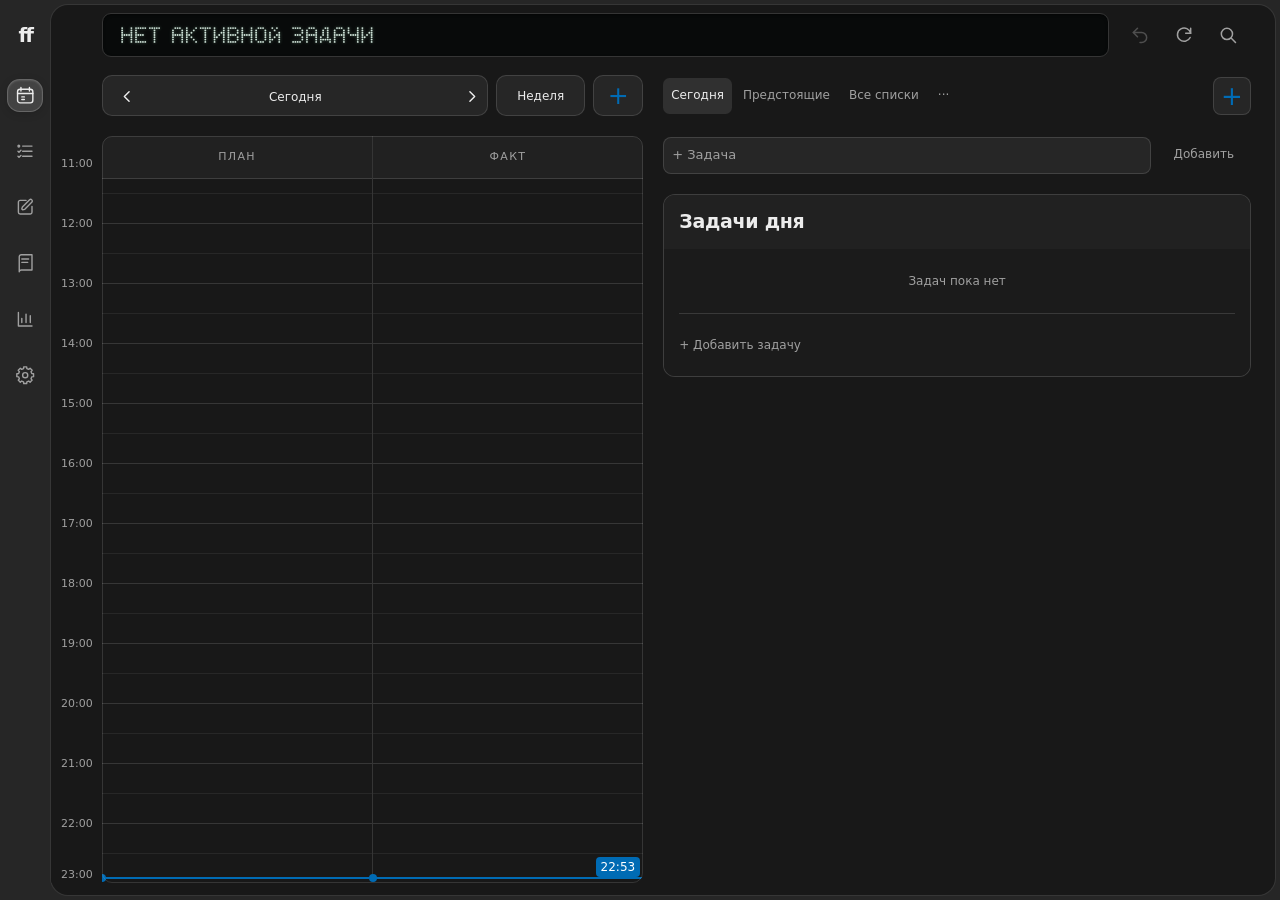
<file: index.html>
<!doctype html>
<html lang="ru">
  <head>
    <meta charset="utf-8" />
    <meta name="viewport" content="width=device-width, initial-scale=1, viewport-fit=cover" />
    <meta name="apple-mobile-web-app-capable" content="yes" />
    <meta name="apple-mobile-web-app-title" content="Flan Fact" />
    <meta name="theme-color" content="#181818" />
    <meta name="description" content="Flan Fact — план, факт и время, которое действительно было потрачено." />
    <link rel="manifest" href="./manifest.webmanifest" />
    <link rel="icon" href="./icons/icon.svg?v=15" type="image/svg+xml" />
    <link rel="icon" href="./icons/favicon-32.png?v=15" type="image/png" sizes="32x32" />
    <link rel="apple-touch-icon" href="./icons/apple-touch-icon.png?v=15" />
    <link rel="stylesheet" href="./styles.css" />
    <link rel="stylesheet" href="./ux.css" />
    <title>Flan Fact — План и факт</title>
  </head>
  <body>
    <div class="app-frame">
      <main id="main" class="main-content" tabindex="-1"></main>

      <nav class="glass-nav" aria-label="Разделы приложения">
        <button class="nav-item active" data-page="calendar" aria-label="Календарь" title="Календарь"><svg viewBox="0 0 24 24" aria-hidden="true"><rect x="3" y="5" width="18" height="16" rx="3"/><path d="M7 3v4M17 3v4M3 10h18M8 14h3M8 17h3"/></svg></button>
        <button class="nav-item" data-page="tasks" aria-label="Напоминания" title="Напоминания"><svg viewBox="0 0 24 24" aria-hidden="true"><path d="M9 6h11M9 12h11M9 18h11"/><circle cx="4.5" cy="6" r="1"/><path d="m3.5 12 1.2 1.2L7 11M3.5 18l1.2 1.2L7 17"/></svg></button>
        <button class="nav-item" data-page="notes" aria-label="Заметки" title="Заметки"><svg viewBox="0 0 24 24" aria-hidden="true"><path d="M13 4H6a2 2 0 0 0-2 2v12a2 2 0 0 0 2 2h12a2 2 0 0 0 2-2v-7"/><path d="m9 15 2.5-.5L20 6a2 2 0 0 0-2.8-2.8l-8.5 8.5L8 14z"/></svg></button>
        <button class="nav-item" data-page="diary" aria-label="Дневник" title="Дневник"><svg viewBox="0 0 24 24" aria-hidden="true"><path d="M5 4.5A2.5 2.5 0 0 1 7.5 2H20v18H7.5A2.5 2.5 0 0 0 5 22zM5 4.5V22M8 7h8M8 11h7"/></svg></button>
        <button class="nav-item" data-page="analytics" aria-label="Аналитика" title="Аналитика"><svg viewBox="0 0 24 24" aria-hidden="true"><path d="M4 20V4M4 20h16M8 16v-5M13 16V6M18 16v-8"/></svg></button>
        <button class="nav-item" data-page="settings" aria-label="Настройки" title="Настройки"><svg viewBox="0 0 24 24" aria-hidden="true"><path d="M19.76 10.06 L21.85 10.26 L21.85 13.74 L19.76 13.94 L18.86 16.12 L20.19 17.74 L17.74 20.19 L16.12 18.86 L13.94 19.76 L13.74 21.85 L10.26 21.85 L10.06 19.76 L7.88 18.86 L6.26 20.19 L3.81 17.74 L5.14 16.12 L4.24 13.94 L2.15 13.74 L2.15 10.26 L4.24 10.06 L5.14 7.88 L3.81 6.26 L6.26 3.81 L7.88 5.14 L10.06 4.24 L10.26 2.15 L13.74 2.15 L13.94 4.24 L16.12 5.14 L17.74 3.81 L20.19 6.26 L18.86 7.88 Z"/><circle cx="12" cy="12" r="3"/></svg></button>
      </nav>
    </div>

    <div id="modal-root"></div>
    <div id="toast-region" class="toast-region" aria-live="polite"></div>
    <script src="./event-actions.js"></script>
    <script src="./ux-model.js" defer></script>
    <script src="./backup.js" defer></script>
    <script src="./app.js" defer></script>
  <script src="./dot-ticker.js"></script>
  </body>
</html>
</file>
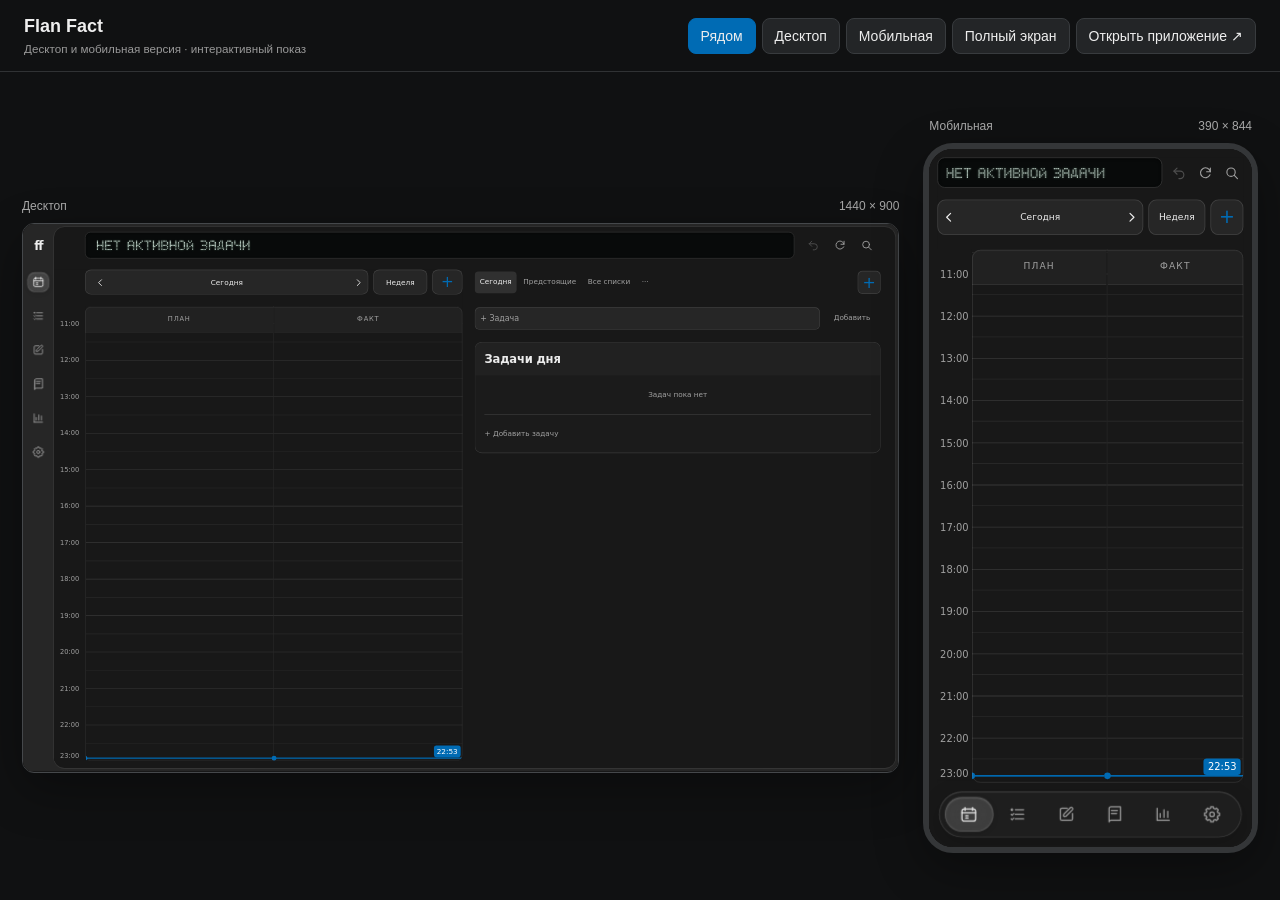
<file: demo.html>
<!doctype html>
<html lang="ru">
<head>
<meta charset="utf-8"><meta name="viewport" content="width=device-width,initial-scale=1">
<title>Flan Fact — демонстрационный стенд</title>
<style>
*{box-sizing:border-box}body{margin:0;background:#101112;color:#eee;font:14px -apple-system,BlinkMacSystemFont,"Segoe UI",sans-serif}header{height:72px;padding:14px 24px;display:flex;align-items:center;justify-content:space-between;gap:16px;border-bottom:1px solid #303234}h1{font-size:18px;margin:0}header small{display:block;color:#999;margin-top:5px}nav{display:flex;gap:6px}button,a{font:inherit;color:inherit;background:#232527;border:1px solid #383b3e;border-radius:8px;padding:9px 12px;text-decoration:none;cursor:pointer}button[aria-pressed=true]{background:#006bb4;border-color:#006bb4}main{height:calc(100dvh - 72px);display:flex;gap:24px;padding:24px;align-items:center;justify-content:center;overflow:auto}.stage{min-width:0;display:flex;flex-direction:column;gap:10px}.desktop{flex:1}.mobile{flex:none}.caption{display:flex;align-items:center;justify-content:space-between;color:#aaa;font-size:12px}.screen{position:relative;overflow:hidden;background:#181818;border:1px solid #45484b;box-shadow:0 16px 50px #0005}.desktop .screen{border-radius:12px}.mobile .screen{border:6px solid #343638;border-radius:30px}iframe{display:block;border:0;transform-origin:top left;background:#181818}.mobile .caption{padding-inline:6px}body[data-mode=desktop] .mobile,body[data-mode=mobile] .desktop{display:none}body[data-mode=mobile] .mobile{margin:auto}button:focus-visible,a:focus-visible{outline:2px solid #60baff;outline-offset:3px}@media(max-width:700px){header{height:auto;min-height:100px;flex-wrap:wrap;padding:12px}main{height:calc(100dvh - 110px);padding:14px;gap:16px;align-items:flex-start}nav{flex-wrap:wrap}button,a{padding:7px 9px;font-size:12px}}
</style>
</head>
<body data-mode="both">
<header><div><h1>Flan Fact</h1><small>Десктоп и мобильная версия · интерактивный показ</small></div><nav aria-label="Режим демонстрации"><button data-mode="both" aria-pressed="true">Рядом</button><button data-mode="desktop" aria-pressed="false">Десктоп</button><button data-mode="mobile" aria-pressed="false">Мобильная</button><button id="fullscreen">Полный экран</button><a href="index.html" target="_blank" rel="noopener">Открыть приложение ↗</a></nav></header>
<main>
<section class="stage desktop"><div class="caption"><span>Десктоп</span><span>1440 × 900</span></div><div class="screen"><iframe title="Десктопная версия Flan Fact" src="index.html?demo=desktop" width="1440" height="900"></iframe></div></section>
<section class="stage mobile"><div class="caption"><span>Мобильная</span><span>390 × 844</span></div><div class="screen"><iframe title="Мобильная версия Flan Fact" src="index.html?demo=mobile" width="390" height="844"></iframe></div></section>
</main>
<script>
const main=document.querySelector('main');
function fit(){const mode=document.body.dataset.mode,pad=innerWidth<700?28:48,gap=24,availableWidth=main.clientWidth-pad,availableHeight=main.clientHeight-pad-28;let mobileScale=Math.min(1,availableHeight/856,availableWidth/402);if(mode==='both')mobileScale=Math.min(mobileScale,Math.max(.25,availableWidth*.27/402));const mobileWidth=402*mobileScale;const desktopWidth=mode==='both'?Math.max(160,availableWidth-mobileWidth-gap):availableWidth;for(const [name,w,h,scale,border]of [['desktop',1440,900,Math.min(desktopWidth/1440,availableHeight/900),2],['mobile',390,844,mobileScale,12]]){const section=document.querySelector('.'+name),screen=section.querySelector('.screen'),frame=section.querySelector('iframe');screen.style.width=(w*scale+border)+'px';screen.style.height=(h*scale+border)+'px';frame.style.transform=`scale(${scale})`;section.style.flex='0 0 auto';}}
document.querySelectorAll('button[data-mode]').forEach(button=>button.onclick=()=>{document.body.dataset.mode=button.dataset.mode;document.querySelectorAll('button[data-mode]').forEach(b=>b.setAttribute('aria-pressed',String(b===button)));fit();});
document.querySelector('#fullscreen').onclick=async()=>{try{if(document.fullscreenElement)await document.exitFullscreen();else await document.documentElement.requestFullscreen();}catch{document.querySelector('#fullscreen').textContent='Используйте полный экран браузера';}};
addEventListener('resize',fit);fit();
</script>
</body></html>
</file>
<file: styles.css>
/* Flan Fact — neutral dark surfaces, flat fills, #006BB4 accent. */
:root {
  color-scheme: dark;
  --paper: #181818;
  --surface: #212121;
  --ink: #ececec;
  --muted: #a0a0a0;
  --line: rgba(255,255,255, .13);
  --line-strong: rgba(255,255,255, .27);
  --ivory: #ececec;
  --accent: #006BB4;
  --hour-height: 60px;
  --calendar-edge-gap: 20px;
  --radius: 12px;
  --shadow: 0 18px 44px rgba(0, 0, 0, .24);
  font-family: -apple-system, BlinkMacSystemFont, 'Helvetica Neue', 'Segoe UI', sans-serif;
  font-synthesis: none;
  text-rendering: optimizeLegibility;
}
* { box-sizing: border-box; }
[hidden] { display: none !important; }
html { min-width: 320px; background: var(--paper); }
body { margin: 0; min-height: 100vh; color: var(--ink);    background: var(--paper); background-attachment: initial; }
button, input, select, textarea { font: inherit; }
button { color: inherit; cursor: pointer; -webkit-tap-highlight-color: transparent; }
button:disabled { cursor: not-allowed; opacity: .48; }
button:focus-visible, a:focus-visible, [tabindex="0"]:focus-visible { outline: 2px solid var(--ivory); outline-offset: 3px; }
button { transition: background .18s ease, color .18s ease, box-shadow .18s ease, transform .18s ease; }
button:active:not(:disabled) { transform: scale(.97); }
h1, h2, h3, p { margin-top: 0; }
.app-frame { min-height: 100vh; }
.main-content { max-width: 1280px; margin: 0 auto; padding: 28px clamp(16px, 3.5vw, 48px) calc(122px + env(safe-area-inset-bottom)); outline: none; }
.surface-card, .metric-card, .note-card { border: 1px solid var(--line);  border-radius: var(--radius);   background: var(--surface); box-shadow: none; }
.surface-card, .note-card {    backdrop-filter: none; -webkit-backdrop-filter: none; }
.section-card { padding: 24px; }
.section-title-row { display: flex; justify-content: space-between; align-items: center; gap: 12px; margin-bottom: 20px; }
.section-title-row h2, .section-title-row h3 { margin: 0; font-size: 16px; font-weight: 500; letter-spacing: -.025em; }
.tiny-label, .muted { color: var(--muted); }
.tiny-label { font-size: 11px; }
.primary-button, .secondary-button, .quiet-button, .danger-button, .voice-button { min-height: 40px; border: 1px solid transparent; border-radius: 6.5px; padding: 10px 16px; font-size: 12px; font-weight: 500; display: inline-flex; justify-content: center; align-items: center; gap: 7px; }
.primary-button {     background: var(--accent); color: #fff; box-shadow: none; }
.primary-button:hover {   background: #005a98; }
.secondary-button, .voice-button { color: var(--ink); border-color: var(--line); background: rgba(255,255,255,.055); }
.secondary-button:hover, .voice-button:hover, .quiet-button:hover { background: rgba(255,255,255,.11); }
.quiet-button { background: transparent; color: var(--muted); }
.danger-button { background: rgba(188,105,83,.13); color: #e4aa93; border-color: rgba(188,105,83,.18); }

/* Floating control layer; content stays calmer and more opaque. */
.glass-nav { position: fixed; z-index: 30; left: 50%; bottom: calc(18px + env(safe-area-inset-bottom)); transform: translateX(-50%); width: min(370px, calc(100% - 32px)); display: grid; grid-template-columns: repeat(5,1fr); gap: 5px; padding: 7px;  border-radius: 999px;      background: #262626; border: 1px solid #383838; box-shadow: 0 4px 16px #0003; backdrop-filter: none; -webkit-backdrop-filter: none; }
.nav-item { height: 48px; min-width: 0; display: grid; place-items: center; border: 1px solid transparent; border-radius: 999px; color: #b4b4b4; background: transparent; }
.nav-item svg { width: 23px; height: 23px; stroke: currentColor; stroke-width: 1.65; stroke-linecap: round; stroke-linejoin: round; fill: none; }
.nav-item:hover { color: var(--ink); background: rgba(255,255,255,.07); }
.nav-item.active {      background: var(--accent); color: #fff; border-color: transparent; box-shadow: none; }

.main-content.calendar-page { max-width: none; width: 100%; padding: 0 var(--calendar-edge-gap) calc(100px + env(safe-area-inset-bottom)) 0; background: #181818; }
.calendar-shell { border: 0; border-radius: 0; box-shadow: none; background: #181818; }
.calendar-toolbar { min-height: 72px; display: flex; align-items: center; padding: 8px 0 8px 60px; }
.calendar-controls-capsule { width: 100%; min-height: 52px; display: flex; flex-wrap: nowrap; align-items: center; justify-content: space-between; gap: 12px; padding: 5px; border: 1px solid var(--line); border-radius: 8.5px;   background: #262626; }
.date-controls { display: flex; gap: 8px; align-items: center; min-width: 0; }
.date-arrow, .today-button { border: 1px solid var(--line); border-radius: 6px; background: rgba(255,255,255,.04); }
.date-arrow { width: 37px; height: 37px; font-size: 24px; font-weight: 300; line-height: 1; }
.date-arrow:hover, .today-button:hover { background: rgba(255,255,255,.10); }
.date-label { border: 0; background: transparent; font-size: 15px; font-weight: 500; padding: 8px 5px; white-space: nowrap; }
.date-input { position: absolute; width: 0; height: 0; border: 0; padding: 0; opacity: 0; pointer-events: none; }
.today-button { padding: 8px 10px; font-size: 11px; }
.calendar-add, .list-add { flex: none; width: 39px; height: 39px; display: grid; place-items: center; padding: 0;  border-radius: 50%;    font-size: 25px; font-weight: 300; line-height: 1;  background: var(--accent); color: #fff; border: 0; box-shadow: none; }
.calendar-add:hover, .list-add:hover {   background: #005a98; }
.calendar-controls-capsule .date-arrow, .calendar-controls-capsule .today-button, .calendar-controls-capsule .calendar-add { border: 0; background: transparent; box-shadow: none; color: var(--ink); }
.calendar-controls-capsule .date-arrow:hover, .calendar-controls-capsule .today-button:hover, .calendar-controls-capsule .calendar-add:hover { background: transparent; color: #ffffff; }
.calendar-controls-capsule .date-controls { height: 40px; flex-wrap: nowrap; gap: 0; padding: 0 4px; background: transparent; color: var(--ink); box-shadow: none; }
.calendar-controls-capsule .date-arrow, .calendar-controls-capsule .date-label, .calendar-controls-capsule .today-button, .calendar-controls-capsule .calendar-add { height: 40px; display: flex; align-items: center; justify-content: center; padding-top: 0; padding-bottom: 0; line-height: 1; }
.calendar-controls-capsule .date-arrow, .calendar-controls-capsule .today-button { flex-shrink: 0; color: var(--ink); }
.calendar-controls-capsule .date-label, .calendar-controls-capsule .today-button { font-size: 15px; font-weight: 500; white-space: nowrap; }
.calendar-controls-capsule .date-label { min-width: 0; }
.calendar-controls-capsule .date-arrow:hover, .calendar-controls-capsule .today-button:hover { color: #ffffff; }
.calendar-controls-capsule .calendar-add { margin-right: 4px;  color: var(--accent); }
.calendar-controls-capsule svg { display: block; width: 20px; height: 20px; fill: none; stroke: currentColor; stroke-width: 1.7; stroke-linecap: round; stroke-linejoin: round; }
.calendar-controls-capsule .calendar-add svg { width: 22px; height: 22px; }
.calendar-scroll { height: calc(100dvh - 172px - env(safe-area-inset-bottom)); min-height: 300px; overflow: auto; overscroll-behavior: contain; -webkit-overflow-scrolling: touch; scrollbar-width: thin; scrollbar-color: #555555 transparent; background: #181818; }
.calendar-grid { position: relative; display: grid; grid-template-columns: 60px minmax(0,1fr) minmax(0,1fr); }
.axis, .track-column { height: calc(var(--hour-height) * 15 + 43px); }
.axis { position: sticky; left: 0; z-index: 3; border-right: 1px solid var(--line); background: #181818; }
.axis-label { position: absolute; left: var(--calendar-edge-gap); right: auto; color: #a0a0a0; font-size: 10px; font-variant-numeric: tabular-nums; transform: translateY(-7px); }
.axis-label:first-child { transform: translateY(4px); }
.axis-label:last-child { transform: translateY(-16px); }
.track-column { min-width: 0; position: relative; border-right: 1px solid var(--line);  background-size: 100% var(--hour-height); background-position-y: 43px;  background-image: url("data:image/svg+xml,%3Csvg xmlns='http://www.w3.org/2000/svg' width='1' height='60'%3E%3Cpath d='M0 30H1' stroke='%23262626'/%3E%3Cpath d='M0 59.5H1' stroke='%23333333'/%3E%3C/svg%3E"); }
.track-column:last-child { border-right: 0; }
.track-heading { position: sticky; top: 0; height: 43px; z-index: 5; display: flex; justify-content: center; align-items: center; border-bottom: 1px solid var(--line);     font-size: 10px; font-weight: 500; letter-spacing: .12em;  background: #212121; color: #b4b4b4; backdrop-filter: none; -webkit-backdrop-filter: none; }
.event-layer { position: absolute; top: 43px; left: 0; right: 0; height: calc(var(--hour-height) * 15); pointer-events: none; z-index: 2; }
.event-card { --event-tint: #343434; position: absolute; left: 0; right: 0; min-height: 24px; display: flex; flex-direction: column; gap: 2px; padding: 6px 8px 5px; border: 0; border-radius: 3.5px;  color: #ececec;  overflow: hidden; cursor: grab; pointer-events: auto; user-select: none; touch-action: pan-y;  background: var(--event-tint); box-shadow: none; }
.event-card:hover { filter: brightness(1.09); z-index: 4; }
.event-card.dragging { z-index: 8; box-shadow: 0 8px 22px #0007; opacity: .9; }
.event-card.category-learning { --event-tint: #373737; }
.event-card.category-personal { --event-tint: #383838; }
.event-card.category-sport { --event-tint: #353535; }
.event-card.category-rest { --event-tint: #323232; }
.event-card.status-done { --event-tint: #244438; }
.event-card.status-partial { --event-tint: #4a4230; }
.event-card.status-missed { --event-tint: #493333; }
.event-card.unplanned { --event-tint: #363636; }
.event-card[data-kind="plan"] { padding-right: 27px; }
.event-title { flex: 0 1 auto; min-height: 0; max-height: calc(100% - 15px); overflow: hidden; overflow-wrap: anywhere; font-size: 12px; font-weight: 500; line-height: 1.2; }
.event-time { flex: none; font-size: 10px; line-height: 1.1; font-weight: 400; font-variant-numeric: tabular-nums; white-space: nowrap; color: #b4b4b4; }
.event-meta { flex: none; margin-top: 1px; font-size: 9px; line-height: 1.1; color: #a0a0a0; overflow: hidden; white-space: nowrap; text-overflow: ellipsis; }
.event-card.compact { padding: 3px 6px 2px; gap: 1px; }
.event-card.compact[data-kind="plan"] { padding-right: 25px; }
.event-card.compact .event-title { flex: none; max-height: none; font-size: 10px; line-height: 1.1; white-space: nowrap; text-overflow: ellipsis; }
.event-card.compact .event-time { font-size: 9px; }
.event-card.compact .event-meta { display: none; }
.event-card.very-compact { padding-top: 1px; padding-bottom: 1px; gap: 0; }
.event-card.very-compact .event-title { font-size: 9px; }
.event-card.very-compact .event-time { font-size: 8px; }
.event-card.ghost { color: #a0a0a0; background: rgba(255,255,255,.035); box-shadow: inset 0 0 0 1px rgba(255,255,255,.08); cursor: pointer; }
.event-card.ghost .event-time { color: #a0a0a0; }
.event-card.reminder-card { z-index: 3;  cursor: pointer;   background: #264052; box-shadow: none; }
.event-card.reminder-card.is-done { opacity: .65; }
.event-card.reminder-card.is-done .event-title { text-decoration: line-through; }
.event-quick-done { position: absolute; top: 4px; right: 4px; width: 20px; height: 20px; padding: 0; border-radius: 50%; border: 1px solid rgba(255,255,255,.25); background: rgba(17,17,15,.2); color: var(--ivory); display: grid; place-items: center; font-size: 11px; }
.event-quick-done:hover {    background: var(--accent); color: #fff; }
.resize-grip { position: absolute; bottom: 0; left: 30%; right: 0; height: 8px; border: 0; background: transparent; cursor: ns-resize; touch-action: none; }
.resize-grip::after { content: ''; position: absolute; bottom: 2px; left: calc(50% - 11px); width: 22px; height: 2px; border-radius: 1.5px; background: rgba(255,255,255,.27); }

.reminders-toolbar { display: flex; justify-content: flex-end; margin-bottom: 18px; }
.reminders-toolbar .quiet-button { border-color: var(--line); background: rgba(255,255,255,.04); color: var(--ink); }
.reminder-lists { display: grid; grid-template-columns: repeat(auto-fit,minmax(min(100%,340px),1fr)); gap: 20px; align-items: start; }
.reminder-list { padding: 24px; }
.reminder-list .section-title-row h2 { font-size: 21px; font-weight: 500; }
.list-actions { display: flex; align-items: center; gap: 7px; }
.list-add { width: 34px; height: 34px; font-size: 23px; }
.list-more { width: 34px; height: 34px; border: 0; border-radius: 50%; background: transparent; color: var(--muted); font-size: 20px; }
.list-more:hover { background: #ffffff0c; }
.task-list { display: grid; }
.task-row { display: grid; grid-template-columns: 24px minmax(0,1fr) 28px; align-items: center; gap: 11px; padding: 15px 0; border-top: 1px solid var(--line); }
.task-check { width: 23px; height: 23px; border-radius: 50%; padding: 0; border: 1px solid #777777; background: transparent; display: grid; place-items: center; font-size: 12px; }
.task-check.done {     background: var(--accent); border-color: var(--accent); color: #fff; }
.task-open { min-width: 0; display: grid; gap: 6px; text-align: left; border: 0; padding: 0; background: transparent; }
.task-name { font-size: 14px; font-weight: 400; line-height: 1.4; color: var(--ink); }
.task-details { font-size: 11px; color: #a0a0a0; }
.task-row.is-done .task-name { text-decoration: line-through; color: #a0a0a0; }
.add-task-inline { width: 100%; padding: 15px 0 0; border: 0; border-top: 1px solid var(--line); background: transparent; color: #b4b4b4; text-align: left; font-size: 12px; }
.list-empty { padding: 10px 0 22px; color: var(--muted); font-size: 12px; }
.empty-state { min-height: 125px; padding: 22px; display: grid; place-items: center; text-align: center; color: var(--muted); font-size: 12px; line-height: 1.5; }
.empty-state strong { font-weight: 400; }

.notes-grid { display: grid; grid-template-columns: minmax(0,1fr); gap: 27px; max-width: 800px; margin: auto; }
.note-composer { padding: 26px; }
.composer-label, .form-label { display: block; color: #b4b4b4; font-size: 11px; font-weight: 400; }
.composer-label { margin-bottom: 9px; }
.field { width: 100%; min-width: 0; border: 1px solid var(--line); border-radius: 6.5px; padding: 12px 14px; color: var(--ink);  font-size: 14px; transition: border-color .18s, box-shadow .18s;  background: #262626; }
.field::placeholder { color: #a0a0a0; }
.field:focus { outline: none;    border-color: var(--accent); box-shadow: 0 0 0 2px rgba(0,107,180,.25); }
select.field option {   background: #262626; }
textarea.field { min-height: 132px; resize: vertical; line-height: 1.6; }
.composer-field { margin-bottom: 16px; }
.composer-actions { display: flex; justify-content: flex-end; flex-wrap: wrap; align-items: center; gap: 10px; }
.composer-actions .voice-button { margin-right: auto; }
.voice-button.listening { border-color: var(--accent);   color: var(--ink); }
.notes-list { display: grid; gap: 12px; }
.note-card { padding: 20px 22px; border-radius: 10px; cursor: pointer; transition: background .18s, transform .18s; }
.note-card:hover {  transform: translateY(-1px);  background: #2a2a2a; }
.note-card-head { display: flex; justify-content: space-between; align-items: center; gap: 10px; margin-bottom: 10px; }
.note-type { font-size: 10px; letter-spacing: .07em; color: #b4b4b4; text-transform: uppercase; }
.note-type.diary { color: #b4b4b4; }
.note-date { font-size: 10px; color: #a0a0a0; }
.note-title { font-size: 14px; font-weight: 500; margin-bottom: 7px; }
.note-body { color: #b4b4b4; font-size: 13px; line-height: 1.6; white-space: pre-wrap; display: -webkit-box; -webkit-line-clamp: 3; -webkit-box-orient: vertical; overflow: hidden; }

.analytics-toolbar { display: flex; justify-content: space-between; align-items: center; gap: 14px; margin-bottom: 23px; }
.analytics-controls { display: flex; gap: 3px; padding: 5px; border: 1px solid var(--line); border-radius: 8.5px; background: rgba(255,255,255,.05); }
.period-button { border: 1px solid transparent; border-radius: 6px; padding: 9px 14px; background: transparent; color: #b4b4b4; font-size: 11px; }
.period-button.active {     background: var(--accent); color: #fff; box-shadow: none; }
.analytics-cards { display: grid; grid-template-columns: repeat(3,minmax(0,1fr)); gap: 17px; margin-bottom: 20px; }
.metric-card { min-height: 132px; padding: 24px; }
.metric-label { color: #b4b4b4; font-size: 11px; margin-bottom: 17px; }
.metric-value { color: #ececec; font-size: 30px; font-weight: 400; line-height: 1.1; letter-spacing: -.05em; font-variant-numeric: tabular-nums; }
.metric-caption { color: #a0a0a0; font-size: 10px; margin-top: 10px; }
.metric-card:first-child {     background: var(--surface); color: var(--ink); border-color: var(--line); }
.metric-card:first-child .metric-label, .metric-card:first-child .metric-caption {   color: var(--muted); }
.metric-card:first-child .metric-value {   color: var(--ink); }
.status-breakdown { display: flex; flex-wrap: wrap; gap: 8px 18px; margin-bottom: 23px; color: #a0a0a0; font-size: 11px; }
.status-breakdown span { display: inline-flex; align-items: center; gap: 6px; }
.status-dot, .task-category-dot { display: inline-block; width: 6px; height: 6px; flex: none; border-radius: 50%; background: #96968c; }
.status-dot.done { background: #bac1a3; }
.status-dot.partial { background: #d4b17c; }
.status-dot.missed { background: #d38c70; }
.analytics-grid { display: grid; grid-template-columns: 1.05fr .95fr; gap: 17px; }
.distribution-list { display: grid; gap: 20px; }
.distribution-head { display: flex; align-items: center; justify-content: space-between; gap: 12px; margin-bottom: 9px; font-size: 12px; }
.distribution-label { display: inline-flex; gap: 8px; align-items: center; }
.distribution-value { color: #b4b4b4; font-size: 11px; font-variant-numeric: tabular-nums; }
.bar-track { height: 5px; border-radius: 5px; background: #ffffff0d; overflow: hidden; }
.bar-fill { height: 100%; border-radius: inherit;   background: var(--accent); }
.bar-fill.learning {   background: var(--accent); }
.bar-fill.personal {   background: var(--accent); }
.bar-fill.sport {   background: var(--accent); }
.bar-fill.rest {   background: var(--accent); }
.activity-row { padding: 15px 0; display: flex; justify-content: space-between; align-items: center; gap: 16px; border-bottom: 1px solid var(--line); }
.activity-row:last-child { border: 0; padding-bottom: 0; }
.activity-title { font-size: 12px; font-weight: 500; margin-bottom: 6px; line-height: 1.4; }
.activity-meta { color: #a0a0a0; font-size: 10px; }
.activity-duration { font-size: 12px; font-variant-numeric: tabular-nums; color: #b4b4b4; white-space: nowrap; }

.modal-backdrop { position: fixed; z-index: 50; inset: 0; padding: 22px; display: grid; place-items: center; background: rgba(8,8,7,.6); backdrop-filter: blur(10px); -webkit-backdrop-filter: blur(10px); animation: appear .15s ease; }
.modal { width: min(100%,510px); max-height: 90dvh; overflow: auto; border: 1px solid rgba(255,255,255,.24); border-radius: 14px; padding: 26px;    background: #212121; box-shadow: 0 12px 48px #0005; }
.modal-head { display: flex; justify-content: space-between; align-items: start; gap: 15px; margin-bottom: 23px; }
.modal-kicker { font-size: 10px; text-transform: uppercase; letter-spacing: .11em; color: #b4b4b4; margin-bottom: 8px; }
.modal-head h2 { margin: 0; font-size: 23px; letter-spacing: -.035em; font-weight: 500; }
.modal-close { width: 32px; height: 32px; border: 1px solid var(--line); border-radius: 50%; background: #ffffff08; color: #b4b4b4; font-size: 20px; }
.form-grid { display: grid; grid-template-columns: 1fr 1fr; gap: 14px; }
.form-field { display: flex; flex-direction: column; gap: 8px; min-width: 0; }
.form-field.span-2 { grid-column: span 2; }
.form-help { color: #a0a0a0; font-size: 10px; line-height: 1.5; }
.modal-actions { display: flex; flex-wrap: wrap; align-items: center; gap: 8px; margin-top: 23px; }
.modal-actions .push-right { margin-left: auto; }
.inline-actions { display: flex; gap: 8px; flex-wrap: wrap; }
.modal-lock, .snapshot-box { padding: 12px 14px; margin-top: 14px; border: 1px solid var(--line); border-radius: 6.5px; color: #b4b4b4; font-size: 11px; line-height: 1.5; background: #ffffff04; }
.snapshot-box strong, .modal-lock strong { color: #b4b4b4; font-weight: 500; }
.toast-region { position: fixed; z-index: 100; left: 50%; bottom: calc(97px + env(safe-area-inset-bottom)); transform: translateX(-50%); width: max-content; max-width: calc(100% - 28px); display: grid; gap: 8px; pointer-events: none; }
.toast { border: 1px solid var(--line-strong); border-radius: 7.5px; padding: 12px 17px;  color: #ececec; font-size: 12px; line-height: 1.4; box-shadow: 0 10px 30px #0006; animation: appear .15s;  background: #303030; }
.toast.error { background: #583c32; }
.sr-only { position: absolute; width: 1px; height: 1px; padding: 0; margin: -1px; overflow: hidden; clip: rect(0,0,0,0); white-space: nowrap; border: 0; }
@keyframes appear { from { opacity: 0; } to { opacity: 1; } }
@media (max-width: 760px) {
  :root { --calendar-edge-gap: 8px; }
  .main-content { padding: 14px 12px calc(108px + env(safe-area-inset-bottom)); }
  .calendar-toolbar { padding: 6px 0 6px 42px; min-height: 56px; }
  .calendar-controls-capsule { min-height: 44px; padding: 5px; gap: 4px; }
  .calendar-controls-capsule .date-controls, .calendar-controls-capsule .date-arrow, .calendar-controls-capsule .date-label, .calendar-controls-capsule .today-button, .calendar-controls-capsule .calendar-add { height: 32px; }
  .date-controls { gap: 4px; }
  .date-arrow { width: 30px; height: 32px; font-size: 22px; }
  .date-label { max-width: 132px; padding: 5px 2px; overflow: hidden; text-overflow: ellipsis; font-size: 12px; }
  .today-button { padding: 7px; font-size: 10px; }
  .calendar-controls-capsule .date-label, .calendar-controls-capsule .today-button { font-size: 12px; }
  .calendar-add { width: 34px; height: 34px; font-size: 23px; }
  .calendar-scroll { height: calc(100dvh - 156px - env(safe-area-inset-bottom)); min-height: 300px; }
  .calendar-grid { grid-template-columns: 42px minmax(0,1fr) minmax(0,1fr); }
  .axis-label { font-size: 9px; }
  .event-card { padding: 4px 4px 3px; border-radius: 2.5px; }
  .event-card[data-kind="plan"] { padding-right: 23px; }
  .event-title { font-size: 11px; line-height: 1.15; }
  .event-time { font-size: 9px; }
  .event-meta { font-size: 8px; }
  .event-card.compact { padding: 2px 3px 1px; }
  .event-card.compact .event-title { font-size: 10px; }
  .event-card.compact .event-time { font-size: 8px; }
  .event-card.very-compact .event-title { font-size: 9px; }
  .reminder-lists, .analytics-grid { grid-template-columns: minmax(0,1fr); }
  .reminder-list, .section-card { padding: 20px; }
  .note-composer { padding: 21px; }
  .note-card { padding: 18px; }
  .field { font-size: 16px; }
  .analytics-toolbar { flex-direction: column; align-items: stretch; gap: 9px; margin-bottom: 17px; }
  .analytics-controls { display: grid; grid-template-columns: repeat(4,1fr); }
  .period-button { padding: 9px 3px; }
  .analytics-cards { grid-template-columns: repeat(2,minmax(0,1fr)); gap: 10px; }
  .metric-card { padding: 18px; min-height: 125px; border-radius: 10px; }
  .metric-card:nth-child(3) { grid-column: span 2; min-height: 110px; }
  .metric-value { font-size: 26px; }
  .modal-backdrop { align-items: end; padding: 0; }
  .modal { width: 100%; max-height: 92dvh; padding: 24px 18px calc(24px + env(safe-area-inset-bottom)); border-radius: 13.5px 13.5px 0 0; }
}
@media (max-width: 370px) {
  .date-label { max-width: 98px; }
  .date-controls { gap: 2px; }
  .today-button { font-size: 9px; padding: 6px 4px; }
  .metric-value { font-size: 23px; }
}
@media (prefers-reduced-transparency: reduce) {
  .glass-nav { background: #262626; backdrop-filter: none; -webkit-backdrop-filter: none; }
  .surface-card, .note-card { background: #212121; backdrop-filter: none; -webkit-backdrop-filter: none; }
}
@media (prefers-reduced-motion: reduce) {
  *, *::before, *::after { animation: none !important; transition: none !important; scroll-behavior: auto !important; }
}

/* Typography and the October 14 interaction update. */
@font-face { font-family: Gilroy; src: url('./fonts/Gilroy-Regular.ttf') format('truetype'); font-weight: 400; font-display: swap; }
@font-face { font-family: Gilroy; src: url('./fonts/Gilroy-Medium.ttf') format('truetype'); font-weight: 500; font-display: swap; }
@font-face { font-family: Gilroy; src: url('./fonts/Gilroy-Bold.ttf') format('truetype'); font-weight: 700 900; font-display: swap; }
:root { font-family: Gilroy, -apple-system, sans-serif; }
h1,h2,h3,.note-title { font-family: Gilroy, sans-serif; font-weight: 600; }
.event-title { flex: none; display: -webkit-box; -webkit-box-orient: vertical; -webkit-line-clamp: var(--title-lines,1); max-height: none; line-height: 15px; font-size: 12px; }
.event-card.compact .event-title,.event-card.very-compact .event-title { line-height: 12px; font-size: 10px; display: block; }
.event-time { line-height: 12px; }
.event-card.very-compact .event-time { line-height: 10px; }
.event-card { gap: 1px; }
.event-card .event-meta { overflow: hidden; }
.unscheduled-tray { position: sticky; top: 43px; z-index: 6; background: #181818; padding: 5px 0; display: grid; gap: 4px; max-height: 130px; overflow-y: auto; }
.unscheduled-card { border: 1px solid #494949; background: #262626; border-radius: 3px; text-align: left; padding: 7px; font-size: 12px; touch-action: pan-y; cursor: grab; }
.reminder-list { padding: 0; overflow: hidden; }
.list-header { display: flex; align-items: center; justify-content: space-between; gap: 8px; padding: 20px; background: #212121; cursor: grab; touch-action: pan-y; user-select: none; }
.list-header h2 { margin: 0; font-size: 21px; overflow-wrap: anywhere; min-width: 0; }
.list-body { background: #1b1b1b; padding: 0 20px 16px; }
.list-add { color: #006BB4; background: transparent; box-shadow: none; border: 0; font-family: sans-serif; }
.list-add:hover { background: #ffffff08; }
.list-collapse { border: 0; background: transparent; font-size: 24px; width: 30px; height: 36px; }
.list-footer { display: flex; gap: 12px; align-items: center; justify-content: space-between; border-top: 1px solid var(--line); padding-top: 14px; }
.list-footer button { font: inherit; font-size: 12px; color: var(--muted); border: 0; background: transparent; padding: 0; text-align: left; }
.list-footer button:last-child:not(:first-child) { text-align: right; margin-left: auto; }
.notes-workspace { display: flex; gap: 24px; align-items: flex-start; }
.notes-main { flex: 1; min-width: 0; max-width: 800px; margin-inline: auto; }
.notes-toolbar { display: flex; align-items: center; justify-content: space-between; margin-bottom: 18px; }
.notes-sidebar { flex: 0 0 240px; padding: 12px; background: #212121; border-radius: 8px; position: sticky; top: 16px; }
.folder-tools { display: flex; align-items: center; justify-content: space-between; }
.folder-tools .quiet-button { padding-inline: 8px; }
.folder-item { display: block; width: 100%; text-align: left; border: 0; background: transparent; padding: 13px 10px; color: var(--muted); border-radius: 4.5px; overflow-wrap: anywhere; }
.folder-item.selected { background: #303030; color: var(--ink); }
.notes-scrim { display: none; }
.note-menu { border: 0; background: transparent; color: var(--muted); padding: 5px 10px; font-size: 18px; }
.note-card { touch-action: pan-y; }
.note-title { font-family: Gilroy, sans-serif; font-weight: 700; font-size: 17px; }
.note-body { font-size: 14px; }
.note-editor { background: #212121; padding: 24px; }
.note-editor-title,.note-editor-body { display: block; border: 0; outline: 0; background: transparent; color: var(--ink); width: 100%; padding: 12px 0; }
.note-editor-title { font-size: 20px; font-weight: 700; }
.note-editor-body { min-height: 250px; resize: vertical; font-size: 16px; line-height: 1.5; }
.note-editor-title:focus-visible,.note-editor-body:focus-visible { outline: 1px solid var(--line); outline-offset: 3px; }
.note-options { display: grid; gap: 14px; }
.modal-close { border: 0; background: transparent; }
.drag-preview { position: fixed; z-index: 200; pointer-events: none; max-width: 250px; padding: 12px; border: 1px solid #006BB4; border-radius: 4px; background: #262626; color: #ececec; font-size: 13px; }
.item-dragging { opacity: .5; }
.drop-target { outline: 2px solid #006BB4; outline-offset: -2px; }
.date-only-toggle input { accent-color: #006BB4; }

@media(max-width:760px) {
 .notes-sidebar { position: fixed; inset: 0 auto 0 0; width: 80vw; max-width: 80vw; z-index: 42; border-radius: 0; padding-top: max(16px,env(safe-area-inset-top)); overflow-y: auto; }
 .notes-scrim { display: block; position: fixed; inset: 0; z-index: 41; border: 0; background: #0008; }
 .list-header { padding: 18px; }
 .list-body { padding-inline: 18px; }
 .list-header h2 { font-size: 19px; }
 .note-editor { padding: 20px; }
}

/* Unified Gilroy headings and desktop planning workspace. */
@font-face { font-family: Gilroy; src: url('./fonts/Gilroy-SemiBold.ttf') format('truetype'); font-weight: 600; font-display: swap; }
h1,h2,h3,.section-title-row h2,.section-title-row h3,.reminder-list .section-title-row h2,.list-header h2,.modal-head h2,.note-title,.note-editor-title { font-family: Gilroy, sans-serif; font-weight: 600; }
.calendar-workspace { width: 100%; }
.calendar-reminders { display: none; }
.calendar-shell { min-width: 0; }
.calendar-scroll { border-radius: 12px; overflow: auto; }
.calendar-reminders .reminders-toolbar { min-height: 72px; margin: 0; align-items: center; }
.calendar-reminders .reminder-lists { grid-template-columns: minmax(0,1fr); }
.task-row:first-child { border-top: 0; }
.task-open { cursor: grab; touch-action: pan-y; user-select: none; }
.reminders-toolbar .quiet-button { border: 0; background: transparent; color: var(--muted); }
.folders-toggle { font-size: 24px; line-height: 1; }
.note-card { position: relative; }
.note-card-head { position: absolute; right: 10px; top: 8px; margin: 0; }
.note-card .note-title,.note-card .note-body { padding-right: 24px; }
.note-footer-date { display: block; margin-top: 14px; color: var(--muted); }
.note-editor-title,.note-editor-body { border-radius: 6px; padding: 10px 8px; }
.note-editor-title:focus-visible,.note-editor-body:focus-visible { outline: 0; box-shadow: inset 0 0 0 1px var(--line-strong); }
.event-card { --event-tint: #174563; }
.event-card.category-learning { --event-tint: #16405c; }
.event-card.category-personal { --event-tint: #193e58; }
.event-card.category-sport { --event-tint: #124967; }
.event-card.category-rest { --event-tint: #16394f; }
.event-card.status-done { --event-tint: #00558f; }
.event-card.status-partial { --event-tint: #174c70; }
.event-card.status-missed { --event-tint: #203c50; }
.event-card.unplanned { --event-tint: #164666; }
.event-card.reminder-card { background: #174a6b; }
.event-card.ghost { background: #172d3c; }
.date-picker-backdrop { align-items: start; justify-items: start; padding: 76px 20px 20px 60px; background: #0005; backdrop-filter: none; -webkit-backdrop-filter: none; }
.date-chooser { width: 320px; max-width: 100%; border-radius: 12px; padding: 16px; background: #212121; box-shadow: 0 10px 32px #0005; }
.date-chooser header { display: flex; align-items: center; gap: 4px; margin-bottom: 14px; }
.date-chooser header strong { flex: 1; font-weight: 600; font-size: 16px; }
.date-chooser header button { border: 0; background: transparent; font-size: 24px; width: 30px; height: 36px; }
.picker-week,.picker-days { display: grid; grid-template-columns: repeat(7,minmax(0,1fr)); gap: 3px; }
.picker-week span { text-align: center; padding: 8px 0; font-size: 12px; color: var(--muted); }
.picker-day { aspect-ratio: 1; border-radius: 6px; border: 0; background: transparent; font-size: 14px; }
.picker-day.outside { color: #777; }
.picker-day:hover { background: #303030; }
.picker-day.selected { background: #006BB4; color: white; }
.picker-day:focus-visible { outline: 0; box-shadow: inset 0 0 0 2px #ffffff80; }
.picker-day.selected:focus-visible { box-shadow: none; }
.date-chooser footer { display: flex; justify-content: flex-end; margin-top: 10px; }
@media(min-width:1200px) {
 .main-content.calendar-page { width: 100%; }
 .calendar-workspace { display: grid; grid-template-columns: minmax(0,1fr) minmax(0,1fr); gap: 20px; }
 .calendar-reminders { display: block; min-width: 0; height: calc(100dvh - 100px - env(safe-area-inset-bottom)); overflow: auto; padding-right: 4px; }
}
@media(max-width:760px) { .date-picker-backdrop { padding: 64px 12px 12px; } .date-chooser { width: min(320px,100%); } }

.unscheduled-card { background: #172d3c; border-color: #24506d; }

/* Distinct event tones and consistent controls. */
.event-card:not(.ghost) { background: var(--card-color, #174a6b); box-shadow: inset 0 -2px #181818; }
.list-actions { display: flex; align-items: center; gap: 6px; }
.list-actions button { width: 32px; height: 32px; display: inline-flex; justify-content: center; align-items: center; padding: 0; line-height: 1; font-size: 20px; }
.list-collapse svg { width: 18px; height: 18px; fill: none; stroke: currentColor; stroke-width: 1.6; stroke-linecap: round; stroke-linejoin: round; }
.notes-sidebar { position: fixed; top: 16px; bottom: 16px; left: 16px; width: 320px; max-width: 80vw; z-index: 42; overflow-y: auto; border: 1px solid var(--line); box-shadow: 0 8px 24px #0004; }
.notes-scrim { display: block; position: fixed; inset: 0; z-index: 41; border: 0; background: #0005; }
.folder-row { position: relative; display: flex; align-items: center; }
.folder-item { padding-right: 38px; }
.folder-more { position: absolute; right: 4px; width: 32px; height: 32px; border: 0; background: transparent; color: var(--muted); font-size: 20px; }
.reminders-toolbar { flex-wrap: wrap; gap: 8px; }
.task-view-tabs { display: flex; flex-wrap: wrap; margin-right: auto; gap: 3px; }
.task-view-tabs .quiet-button { padding: 8px; font-size: 11px; }
.task-view-tabs .quiet-button.selected { color: var(--ink); background: #ffffff08; }
.task-row { position: relative; }
.swipe-actions { display: none; }
@media(max-width:760px) {
 .notes-sidebar { inset: 0 auto 0 0; width: 80vw; max-width: 80vw; border-radius: 0 12px 12px 0; }
 [data-swipe-id] { touch-action: pan-y; overflow: hidden; }
 .swipe-open { padding-bottom: 86px !important; }
 .swipe-actions { display: flex; position: absolute; right: 8px; bottom: 8px; left: 8px; justify-content: flex-end; gap: 6px; z-index: 8; }
 .swipe-actions button { flex: 0 1 90px; min-width: 0; min-height: 62px; display: flex; flex-direction: column; align-items: center; justify-content: center; gap: 7px; border: 0; border-radius: 6px; background: #174a6b; color: #ececec; padding: 7px; font-size: 11px; }
 .swipe-actions button:nth-child(2) { background: #343434; }
 .swipe-actions button:last-child:not(:first-child) { background: #593638; }
 .swipe-actions svg { width: 20px; height: 20px; stroke: currentColor; stroke-width: 1.5; stroke-linecap: round; stroke-linejoin: round; fill: none; }
}
.track-column:last-child { border-right: 1px solid var(--line); }
@media(min-width:761px) {
 .notes-scrim { pointer-events: none; }
}

.task-more { border:0; background:transparent; color:var(--muted); font:inherit; font-size:20px; width:28px; min-height:36px; cursor:pointer; align-self:center; }
</file>
<file: ux.css>
/* 13: SF Pro through Apple's system font; 14: theme tokens and Settings. */
:root { --font-ui:-apple-system,BlinkMacSystemFont,system-ui,"Segoe UI",sans-serif; --body-size:15px; --small-size:13px; --caption-size:12px; --title-size:22px; --surface-raised:#262626; --surface-inset:#1b1b1b; --hover:#303030; --field:#262626; --danger:#efaaa2; --danger-bg:#492d2b; font-family:var(--font-ui); font-size:100%; color-scheme:dark; }
body {font-family:var(--font-ui);font-size:var(--body-size);line-height:1.45;-webkit-text-size-adjust:100%;}
h1,h2,h3,.note-title,.note-editor-title,.list-header h2,.modal-head h2 {font-family:var(--font-ui);font-weight:600;letter-spacing:-.015em;}
h2,.list-header h2,.modal-head h2 {font-size:var(--title-size);line-height:1.25;}
h3 {font-size:17px; margin:24px 0 12px;}
button,input,textarea,select {font-family:var(--font-ui);font-size:inherit;}
button {touch-action:manipulation;}
button:focus-visible,a:focus-visible,[tabindex]:focus-visible {outline:2px solid var(--accent);outline-offset:3px;}
.primary-button,.secondary-button,.quiet-button,.danger-button,.list-footer button {font-size:var(--small-size);min-height:36px;line-height:1.3;}
.quiet-button {color:var(--muted);}
.primary-button {background:var(--accent);color:white;}
.secondary-button {background:var(--surface-raised);border-color:var(--line);color:var(--ink);}
.danger-button {background:var(--danger-bg);color:var(--danger);}
.surface-card,.metric-card,.note-card,.modal {background:var(--surface);border-color:var(--line);color:var(--ink);}
.main-content.calendar-page,.calendar-shell,.calendar-scroll,.axis {background:var(--paper);}
.main-content {padding-top:18px;}
.utility-bar {display:flex;align-items:center;justify-content:space-between;gap:8px;margin-bottom:12px;min-height:36px;}
.utility-icon {width:38px;height:38px;display:grid;place-items:center;padding:0;border:0;border-radius:8px;background:transparent;color:var(--muted);}
.utility-icon svg,.date-arrow svg {width:20px;height:20px;display:block;fill:none;stroke:currentColor;stroke-width:1.8;stroke-linecap:round;stroke-linejoin:round;}
.utility-icon:hover,.utility-icon:focus-visible {background:var(--hover);color:var(--ink);}
.utility-icon:disabled {opacity:.4;}
.calendar-controls-capsule .date-arrow {display:grid;place-items:center;padding:0;}
.calendar-controls-capsule .date-arrow svg {width:19px;height:19px;}
.calendar-page .utility-bar {padding:8px 8px 0 20px;margin:0;}
.utility-right {display:flex;align-items:center;gap:6px;}
.timer-pill {border:1px solid var(--accent);border-radius:6px;background:var(--surface);color:var(--ink);padding:8px 12px;font-variant-numeric:tabular-nums;}
.glass-nav {grid-template-columns:repeat(6,minmax(0,1fr));width:min(460px,calc(100% - 24px));background:var(--surface-raised);border-color:var(--line);}
.nav-item {color:var(--muted);}
.calendar-toolbar {min-height:64px;}
.calendar-controls-capsule {background:var(--surface-raised);border-radius:12px;}
.calendar-subbar,.day-summary {margin-left:60px;display:flex;justify-content:space-between;gap:8px;align-items:center;flex-wrap:wrap;padding:6px 0;}
.day-summary {color:var(--muted);font-size:var(--small-size);justify-content:flex-start;}
.day-summary button {margin-left:auto;}
.mode-tabs {display:inline-flex;flex-wrap:wrap;gap:3px;}
.mode-tabs button {border:0;border-radius:6px;min-height:36px;padding:7px 12px;background:transparent;color:var(--muted);font-size:var(--small-size);}
.mode-tabs .selected,.week-day.selected {background:var(--surface-raised);color:var(--ink);}
.week-strip {display:grid;grid-template-columns:repeat(7,minmax(0,1fr));margin-left:60px;gap:3px;}
.week-day {padding:8px 2px;border:0;border-radius:6px;background:var(--surface);font-size:var(--small-size);}
.week-day small {display:block;color:var(--muted);font-size:var(--caption-size);margin-top:5px;}
.day-tray {margin:6px 0 8px 60px;background:var(--surface);border-radius:8px;padding:10px;max-height:160px;overflow:auto;}
.day-tray>div {display:flex;gap:5px;flex-wrap:wrap;}
.unscheduled-card {color:var(--ink);background:var(--surface-raised);border-color:var(--line);font-size:var(--small-size);min-height:36px;}
.calendar-scroll {height:calc(100dvh - 284px - env(safe-area-inset-bottom));min-height:300px;}
.ux-calendar-grid {display:grid;grid-template-columns:60px minmax(0,1fr);position:relative;}
.ux-calendar-grid.mode-compare {grid-template-columns:60px minmax(0,1fr) minmax(0,1fr);}
.ux-calendar-grid .axis,.ux-calendar-grid .track-column {height:calc(var(--timeline-height) + 43px);}
.ux-calendar-grid .track-column {background-image:none;}
.ux-track-body {position:relative;isolation:isolate;}
.time-rule {position:absolute;left:0;right:0;height:0;border-top:1px solid var(--line);pointer-events:none;z-index:0;}
.time-rule.half {opacity:.5;}
.track-heading {background:var(--surface);color:var(--muted);font-size:var(--caption-size);}
.track-column:last-child {border-right:1px solid var(--line);border-radius:0 12px 12px 0;}
.ux-track:last-child .track-heading {border-top-right-radius:12px;}
.axis-label {font-size:var(--caption-size);color:var(--muted);left:8px;}
.ux-event {color:#fff!important;background:var(--card-color)!important;box-shadow:none!important;min-height:18px;padding:5px 7px;border-radius:6px;gap:2px;overflow:hidden;z-index:1;}
.ux-event .event-title,.ux-event.compact .event-title {font-family:var(--font-ui);font-size:var(--small-size);font-weight:600;line-height:1.25;display:block;white-space:nowrap;text-overflow:ellipsis;overflow:hidden;}
.ux-event .event-time,.ux-event .event-meta {font-size:var(--caption-size);line-height:1.25;color:#e1eaf0;}
.ux-event .event-time {flex:none;}
.ux-event .resize-grip {bottom:3px;height:8px;}
.ux-event .resize-grip {left:50%;right:auto;width:44px;height:14px;bottom:0;transform:translateX(-50%);}
.ux-event .resize-grip::after {left:50%;bottom:3px;width:24px;transform:translateX(-50%);}
.now-line {position:absolute;left:0;right:0;border-top:2px solid #006BB4;z-index:4;pointer-events:none;filter:drop-shadow(0 1px 0 var(--paper));}
.now-line::before {content:"";position:absolute;width:8px;height:8px;border-radius:50%;left:-4px;top:-5px;background:#006BB4;}
.now-line span {position:absolute;right:3px;top:-22px;background:#006BB4;color:#fff;border-radius:4px;padding:1px 5px;font-size:12px;line-height:18px;font-variant-numeric:tabular-nums;}
.reminders-toolbar {align-items:center;}
.task-view-tabs .quiet-button {font-size:var(--small-size);}
.task-view-tabs .selected {background:var(--surface-raised);}
.quick-task {display:flex;align-items:center;gap:6px;margin:8px 0;}
.quick-task input {min-width:0;flex:1;}
.selection-bar {display:flex;gap:8px;margin-bottom:12px;min-height:36px;}
.list-header {background:var(--surface);padding:18px;}
.list-body {background:var(--surface-inset);padding:0 18px 14px;}
.list-actions button {width:36px;height:36px;}
.task-row {grid-template-columns:36px minmax(0,1fr) 36px;gap:8px;}
.task-name {font-size:var(--body-size);line-height:1.4;}
.task-details,.list-empty {font-size:var(--small-size);line-height:1.4;color:var(--muted);}
.task-check {width:32px;height:32px;font-size:15px;}
.task-more {width:36px;min-height:36px;}
.task-check.done {background:var(--accent);color:white;}
.task-open {background:transparent;color:var(--ink);}
.task-row.is-done .task-name {color:var(--muted);}
.aside-lists {grid-template-columns:1fr;}
.field {background:var(--field);color:var(--ink);border:1px solid var(--line);border-radius:8px;font-size:var(--body-size);min-height:40px;padding:10px;width:100%;}
input[type=checkbox] {accent-color:var(--accent);width:20px;height:20px;flex:none;}
.form-label,.form-help,.note-date,.metric-label,.metric-caption,.empty-state {font-size:var(--small-size);color:var(--muted);line-height:1.5;}
.form-field {min-width:0;display:block;}
.form-field .form-label {margin-bottom:5px;}
.span-2 {grid-column:1/-1;}
.task-details-form {border-top:1px solid var(--line);padding-top:12px;}
summary {cursor:pointer;min-height:36px;}
.task-fact-summary {margin-top:18px;font-size:var(--small-size);color:var(--muted);}
.task-quick-actions,.settings-actions {display:flex;flex-wrap:wrap;gap:8px;margin-top:12px;}
.modal-backdrop {backdrop-filter:none;-webkit-backdrop-filter:none;background:#0008;}
.ux-dialog {width:min(620px,100%);border-radius:12px;background:var(--surface);}
.modal-actions {justify-content:flex-end;}
.modal-close {width:36px;height:36px;color:var(--muted);}
.note-title {font-size:20px;line-height:1.35;color:var(--ink);}
.note-body {font-size:var(--body-size);line-height:1.6;color:var(--ink);}
.note-card {padding:20px;position:relative;}
.note-card:hover {background:var(--hover);transform:none;}
.note-menu {margin-left:auto;min-width:36px;min-height:36px;}
.note-editor-title {font-size:22px;line-height:1.3;border-radius:8px;padding:10px;}
.note-editor-body {font-size:var(--body-size);line-height:1.6;border-radius:8px;padding:10px;}
#save-status {font-size:var(--small-size);color:var(--muted);padding:8px 10px;}
#save-status.error {color:var(--danger);}
.notes-sidebar {background:var(--surface);color:var(--ink);}
.folder-item.selected {background:var(--hover);}
.folder-item,.folder-more {font-size:var(--body-size);min-height:44px;}
.notes-scrim {pointer-events:auto;}
.folders-toggle {font-size:28px;min-width:44px;}
.search-controls {display:grid;grid-template-columns:1fr 1fr;gap:10px;}
.search-controls>input,.search-controls>label:last-child {grid-column:1/-1;}
.search-results {margin-top:18px;}
.search-result {display:block;text-align:left;width:100%;padding:12px;background:transparent;border:0;border-bottom:1px solid var(--line);color:var(--ink);font-size:var(--body-size);}
.search-result small,.activity-row small {display:block;color:var(--muted);font-size:var(--small-size);margin-top:4px;}
.review-check {display:flex;align-items:center;gap:10px;padding:10px 0;}
.ux-metrics {grid-template-columns:repeat(4,minmax(0,1fr));}
.metric-value {font-size:28px;color:var(--ink);}
.section-card {margin-bottom:16px;}
.activity-row {gap:12px;font-size:var(--body-size);}
.toast {background:var(--surface-raised);color:var(--ink);font-size:var(--small-size);display:flex;align-items:center;gap:12px;max-width:min(620px,calc(100vw - 24px));}
.toast-region {z-index:300;}
.drag-preview {background:var(--surface);color:var(--ink);}
.calendar-drop-preview {position:absolute;left:3px;right:3px;z-index:7;display:flex;flex-direction:column;gap:2px;min-height:15px;padding:5px 7px;border:2px solid var(--accent);border-radius:6px;background:var(--card-color,#174a6b);color:#fff;box-shadow:0 4px 16px #0005;pointer-events:none;overflow:visible;}
.calendar-drop-preview span {font-size:var(--small-size);font-weight:600;white-space:nowrap;overflow:hidden;text-overflow:ellipsis;}
.calendar-drop-preview strong {align-self:flex-start;padding:2px 5px;border-radius:4px;background:var(--accent);color:#fff;font-size:var(--caption-size);line-height:1.2;white-space:nowrap;font-variant-numeric:tabular-nums;}
.drag-source>.event-card[data-drag-plan] {opacity:.45;}
.settings-page {max-width:720px;margin:auto;}
.settings-page h1 {font-size:28px;margin:12px 0 24px;}
.settings-page h3 {border-top:1px solid var(--line);padding-top:20px;}
@media(min-width:1200px){.calendar-reminders{height:calc(100dvh - 160px);padding-top:10px;}.calendar-workspace{grid-template-columns:minmax(0,1fr) minmax(0,1fr);}}
@media(max-width:760px){
 :root{--body-size:17px;--small-size:15px;--caption-size:13px;--title-size:22px;--calendar-edge-gap:8px;}
 .main-content{padding:12px 12px calc(110px + env(safe-area-inset-bottom));}
 .main-content.calendar-page{padding-right:8px;}
 .primary-button,.secondary-button,.quiet-button,.danger-button,.list-footer button,.mode-tabs button {min-height:44px;font-size:15px;}
 .utility-bar{margin-bottom:4px;}.calendar-page .utility-bar{padding-left:12px;}
 .calendar-toolbar{padding-left:48px;}.calendar-subbar,.day-summary,.day-tray,.week-strip{margin-left:48px;}
 .calendar-controls-capsule .date-label,.calendar-controls-capsule .today-button{font-size:15px;max-width:none;}
 .calendar-controls-capsule .date-arrow,.calendar-controls-capsule .calendar-add{width:44px;height:44px;}
 .date-controls{overflow:hidden;}.date-label{overflow:hidden;text-overflow:ellipsis;}
 .ux-calendar-grid{grid-template-columns:48px minmax(0,1fr);}.ux-calendar-grid.mode-compare{grid-template-columns:48px minmax(0,1fr) minmax(0,1fr);}
 .axis-label{left:4px;font-size:12px;}.calendar-scroll{height:calc(100dvh - 310px - env(safe-area-inset-bottom));}
 .calendar-subbar{gap:0;}.mode-tabs button{padding-inline:8px;}
 .day-summary{font-size:13px;gap:6px;}.week-day{font-size:12px;}.week-day small{font-size:11px;}
 .list-actions button,.task-more,.task-check,.note-menu,.modal-close{width:44px;height:44px;min-height:44px;}
 .task-check{border:0;position:relative;background:transparent!important;z-index:0;}.task-check:before{content:'';position:absolute;inset:8px;border:1px solid var(--muted);border-radius:50%;z-index:-1;}.task-check.done:before{background:var(--accent);border-color:var(--accent);}
 .task-row{grid-template-columns:44px minmax(0,1fr) 44px;gap:4px;padding:12px 0;}.list-header,.list-body{padding-inline:12px;}.list-header h2{font-size:20px;}.list-actions{gap:0;}
 .field{font-size:17px;min-height:44px;}.note-editor-body{font-size:17px;}.note-editor-title{font-size:22px;}
 .modal-backdrop{padding:0;align-items:end;}.modal{max-height:92dvh;padding:20px 16px calc(20px + env(safe-area-inset-bottom));border-radius:12px 12px 0 0;}
 .note-card{padding:16px;}.form-grid{gap:12px;}.ux-metrics{grid-template-columns:1fr 1fr;}.metric-card:nth-child(3){grid-column:auto;}
 [data-swipe]{touch-action:pan-y;overflow:hidden;}.swipe-open{padding-bottom:80px!important;}.swipe-actions{display:flex;}.swipe-actions button{min-height:52px;font-size:13px;}
 .glass-nav{gap:1px;padding:6px;width:calc(100% - 24px);max-width:460px;}.nav-item{height:48px;}
 .notes-toolbar{gap:8px;}.notes-toolbar>span{font-size:13px;}.search-controls{grid-template-columns:1fr;}
}
@media(prefers-reduced-motion:reduce){*,*::before,*::after{scroll-behavior:auto!important;transition:none!important;animation:none!important;}}

/* 15 — Light appearance. Dark remains the default, independent of OS settings. */
:root[data-theme="light"] {
 color-scheme:light;
 --paper:#FDF4DC; --surface:#fffbef; --surface-raised:#f2ead6;
 --surface-inset:#f8efd9; --field:#fffdf6; --hover:#eee4cc;
 --ink:#242424; --ivory:#242424; --muted:#625e54;
 --line:rgba(45,39,26,.18); --line-strong:rgba(45,39,26,.32);
 --danger:#943c35; --danger-bg:#f4dfd8; --shadow:0 12px 32px #332b1718;
}
.date-chooser {background:var(--surface);color:var(--ink);}
.picker-day:hover {background:var(--hover);}
.picker-day.selected {background:var(--accent);color:#fff;}
select.field option {background:var(--field);color:var(--ink);}
.calendar-controls-capsule .date-arrow:hover,.calendar-controls-capsule .today-button:hover,.calendar-controls-capsule .calendar-add:hover {color:var(--ink);}
.add-task-inline,.period-button {color:var(--muted);}
.period-button.active,.nav-item.active {color:#fff;}
.task-view-tabs .quiet-button.selected {background:var(--hover);}
.bar-track {background:var(--line);}
:root[data-theme="light"] .modal-backdrop {background:#342e224d;}
:root[data-theme="light"] .modal {border-color:var(--line-strong);}
:root[data-theme="light"] .picker-day.outside {color:var(--muted);opacity:.7;}
:root[data-theme="light"] .note-editor-title,:root[data-theme="light"] .note-editor-body {color:var(--ink);background:transparent;}

.calendar-create-preview {position:absolute;left:2px;right:2px;z-index:6;pointer-events:none;border:1px solid #006BB4;border-radius:6px;background:#006bb430;color:var(--ink);padding:4px 8px;font-size:13px;user-select:none;}
.ux-track-body {-webkit-touch-callout:none;user-select:none;}

.event-action-buttons {display:grid;gap:10px;margin:20px 0;}
.event-action-buttons button {min-height:44px;}

/* Revision 0–34: compact desktop, stable date controls, aligned panels. */
:root{--axis-width:60px;--control-height:64px;--subbar-height:48px;}
.calendar-toolbar{min-height:var(--control-height);height:var(--control-height);padding:6px 0 6px var(--axis-width);}
.calendar-controls-capsule .date-controls{display:grid;grid-template-columns:32px 158px 32px auto;gap:0;overflow:visible;}
.calendar-controls-capsule .date-label{width:158px;font-size:var(--small-size);padding-inline:2px;}
.calendar-controls-capsule .date-arrow{width:32px;}
.return-today{padding-inline:8px;}
.calendar-subbar{min-height:var(--subbar-height);margin-left:var(--axis-width);padding:4px 0;flex-wrap:nowrap;}
.calendar-subbar .mode-tabs{align-items:center;flex-wrap:nowrap;}
.toolbar-divider{height:18px;border-left:1px solid var(--line);margin:0 7px;}
.week-toggle{padding-inline:8px;}
.week-strip{margin:0 0 10px var(--axis-width);}
.ux-calendar-grid{grid-template-columns:var(--axis-width) minmax(0,1fr);}
.ux-calendar-grid.mode-compare{grid-template-columns:var(--axis-width) minmax(0,1fr) minmax(0,1fr);}
.ux-calendar-grid .axis{border:0;}
.axis-label{left:0;right:0;text-align:center;}
.ux-calendar-grid::after{content:'';position:absolute;top:0;bottom:0;left:var(--axis-width);right:0;border:1px solid var(--line);border-radius:10px;pointer-events:none;z-index:6;}
.ux-calendar-grid .track-column{border-radius:0;border-right:0;}
.ux-calendar-grid .track-column:last-child{border-radius:0 10px 10px 0;}
.ux-calendar-grid .track-column:nth-child(2){border-radius:10px 0 0 10px;}
.ux-calendar-grid.mode-plan .track-column{border-radius:10px;}
.ux-calendar-grid .track-column:nth-child(2) .track-heading{border-top-left-radius:10px;}
.ux-calendar-grid .track-column:last-child .track-heading{border-top-right-radius:10px;}
.ux-calendar-grid.mode-compare .track-column:nth-child(2){border-right:1px solid var(--line);}
.track-heading{height:43px;}
.ux-track-body{border-radius:inherit;}
.selection-bar:empty{display:none;}
.task-heading-input{font-size:var(--title-size);font-weight:600;background:transparent;border:1px solid transparent;border-radius:7px;color:var(--ink);min-width:0;width:100%;padding:6px;}
.task-heading-input:hover{border-color:var(--line);}
.task-heading-input:focus{outline:2px solid var(--accent);outline-offset:1px;}
.modal-head{gap:8px;}.modal-head .task-more,.modal-head .modal-close{flex:none;}
.task-quick-actions{margin:0 0 8px;gap:6px;}
.task-quick-actions button{padding:7px 9px;font-size:var(--small-size);min-height:32px;border-radius:6px;}
.task-comment{min-height:80px;resize:vertical;}
.context-menu{position:fixed;z-index:250;width:max-content;max-width:calc(100vw - 16px);min-width:190px;padding:5px;border:1px solid var(--line-strong);border-radius:9px;background:var(--surface-raised);box-shadow:0 8px 30px #0004;max-height:calc(100dvh - 16px);overflow:auto;}
.context-menu .note-options{display:grid;gap:0;margin:0;}
.context-menu button{display:block;width:100%;text-align:left;min-height:36px;border:0;background:transparent;border-radius:5px;padding:8px 12px;color:var(--ink);font-size:var(--small-size);}
.context-menu button:hover,.context-menu button:focus-visible{background:var(--hover);}
.context-menu .danger-button{color:var(--danger);}
.analytics-toolbar{display:flex;justify-content:space-between;gap:12px;flex-wrap:wrap;}
.analytics-day-actions{display:flex;align-items:center;gap:8px;}
.analytics-overview{display:grid;grid-template-columns:minmax(0,1.3fr) minmax(250px,1fr);gap:14px;margin:14px 0;}
.analytics-overview .ux-metrics{display:grid;grid-template-columns:1fr 1fr;gap:10px;margin:0;}
.analytics-overview .metric-card{padding:16px;min-height:88px;}
.timeline-chart{padding:16px;min-width:0;}
.chart-legend{display:flex;gap:20px;font-size:var(--small-size);margin-bottom:12px;}
.chart-legend span{display:flex;align-items:center;gap:6px;}.chart-legend i{width:22px;height:4px;border-radius:2px;}.plan-key{background:#929292;}.fact-key{background:#006BB4;}
.chart-scroll{overflow:auto;}.timeline-chart svg{display:block;min-width:440px;width:100%;}.timeline-chart text{fill:var(--muted);font-size:11px;font-family:var(--font-ui);}
.main-content.notes-page{max-width:none;}
.notes-columns{display:grid;grid-template-columns:200px minmax(220px,290px) minmax(0,1fr);min-height:calc(100dvh - 190px);border:1px solid var(--line);border-radius:10px;overflow:hidden;background:var(--surface);}
.notes-folders-column{padding:12px 8px;background:var(--surface-inset);border-right:1px solid var(--line);min-width:0;}
.notes-columns .folder-row{display:flex;align-items:center;}.notes-columns .folder-item{flex:1;min-width:0;text-align:left;overflow:hidden;text-overflow:ellipsis;white-space:nowrap;padding:9px;}
.notes-columns .folder-more{width:30px;flex:none;}
.notes-index{border-right:1px solid var(--line);min-width:0;padding:10px;max-height:calc(100dvh - 190px);overflow:auto;}
.notes-index .notes-toolbar{margin:0 0 10px;justify-content:space-between;}
.notes-index .folders-toggle{display:none;}
.notes-columns .note-card{border:0;border-bottom:1px solid var(--line);border-radius:6px;padding:12px;margin:0;}
.notes-columns .note-card.selected{background:var(--hover);}
.notes-columns .note-title{font-size:var(--body-size);line-height:1.4;overflow:hidden;text-overflow:ellipsis;white-space:nowrap;min-width:0;flex:1;}
.notes-columns .note-card-head{display:flex;align-items:center;margin:0;}
.notes-columns .note-body{font-size:var(--small-size);white-space:nowrap;overflow:hidden;text-overflow:ellipsis;display:block;}
.notes-columns .note-date{display:block;margin-top:6px;font-size:var(--caption-size);}
.notes-content{padding:16px 20px;min-width:0;}
.inline-note-tools{display:flex;justify-content:flex-end;}.inline-note-tools [data-action=note-back]{display:none;}
#inline-note .note-editor-title{width:100%;border:1px solid transparent;background:transparent;color:var(--ink);}
#inline-note .note-editor-body{width:100%;min-height:calc(100dvh - 360px);border:1px solid transparent;background:transparent;color:var(--ink);resize:vertical;}
#inline-note input:focus,#inline-note textarea:focus{outline:1px solid var(--line-strong);border-radius:7px;}
#inline-status{font-size:var(--caption-size);color:var(--muted);min-height:20px;margin-top:8px;}
@media(min-width:1200px){
 .calendar-reminders{padding-top:0;}.calendar-reminders .reminders-toolbar{height:var(--control-height);margin:0;min-height:var(--control-height);}
 .calendar-reminders .quick-task{margin:var(--subbar-height) 0 12px;}
 .calendar-workspace:has(.week-strip) .calendar-reminders .quick-task{margin-top:calc(var(--subbar-height) + 66px);}
 .calendar-workspace:has(.day-tray) .calendar-reminders .quick-task{margin-top:var(--subbar-height);}
}
@media(min-width:1000px){
 :root{--body-size:13px;--small-size:12px;--caption-size:11px;--title-size:19px;--axis-width:51px;--control-height:56px;--subbar-height:42px;}
 .main-content{padding-top:15px;padding-inline:28px;max-width:1160px;}
 .calendar-controls-capsule{min-height:44px;padding:2px;}.calendar-subbar{min-height:42px;}
 .list-header{padding:15px;}.list-body{padding:0 15px 12px;}.task-row{padding-block:11px;}.list-header h2{font-size:19px;}
 .field{min-height:35px;padding:8px;}.form-grid{gap:14px;}.modal{padding:24px;}.ux-dialog{width:min(550px,100%);}
 .metric-value{font-size:24px;}.section-card{padding:20px;}.note-card{padding:17px;}
 .glass-nav{width:395px;padding:6px;}.nav-item{height:42px;}.nav-item svg{width:21px;height:21px;}
 .calendar-scroll{height:calc(100dvh - 236px - env(safe-area-inset-bottom));}
 .calendar-toolbar{padding-left:var(--axis-width);}.week-strip,.day-tray{margin-left:var(--axis-width);}
}
@media(max-width:999px){
 .notes-columns{grid-template-columns:minmax(200px,1fr) minmax(0,1.4fr);}.notes-folders-column{display:none;}.notes-index .folders-toggle{display:block;}
 .analytics-overview{grid-template-columns:1fr;}
}
@media(max-width:760px){
 :root{--axis-width:48px;--control-height:60px;--subbar-height:52px;}
 .calendar-controls-capsule .date-controls{grid-template-columns:26px minmax(0,128px) 26px auto;padding:0;}
 .calendar-controls-capsule .date-label{width:128px;font-size:13px;white-space:normal;line-height:1.2;}
 .calendar-controls-capsule .date-arrow{width:26px;}.calendar-controls-capsule .calendar-add{width:30px;margin:0;}
 .calendar-controls-capsule{gap:0;}.return-today{padding:2px;font-size:12px;}
 .calendar-subbar{flex-wrap:wrap;}.calendar-subbar .mode-tabs{flex-wrap:wrap;}.week-toggle{font-size:12px;}.toolbar-divider{margin-inline:3px;}
 .axis-label{left:0;right:0;}.context-menu button{min-height:44px;font-size:15px;}
 .notes-columns{display:block;min-height:calc(100dvh - 180px);}.notes-index{border:0;max-height:none;}.notes-content{display:none;}
 .notes-columns.has-note .notes-index{display:none;}.notes-columns.has-note .notes-content{display:block;padding:12px;}
 .inline-note-tools{justify-content:space-between;}.inline-note-tools [data-action=note-back]{display:block;}
 .task-heading-input{font-size:22px;}.task-quick-actions button{min-height:44px;font-size:13px;}
 #task-form.form-grid{grid-template-columns:1fr 1fr;}.analytics-overview .metric-card{padding:12px;}.metric-value{font-size:24px;}
 .calendar-controls-capsule .return-today{min-height:40px;}
}
@media(max-width:370px){.calendar-controls-capsule .date-controls{grid-template-columns:24px 104px 24px auto;}.calendar-controls-capsule .date-label{width:104px;font-size:12px;}.calendar-controls-capsule .date-arrow{width:24px;}.calendar-controls-capsule .return-today{font-size:11px;}}
.notes-columns .note-card-head{position:static;width:100%;gap:6px;}
.notes-columns .note-card .note-title,.notes-columns .note-card .note-body{padding-right:0;margin-bottom:0;}
.notes-columns .note-menu{flex:none;width:30px;min-width:30px;}
.notes-columns .notes-list{gap:4px;}
@media(max-width:760px){
 .calendar-subbar{display:grid;grid-template-columns:1fr auto;gap:0;}
 .calendar-subbar .mode-tabs{grid-column:1/-1;display:flex;flex-wrap:nowrap;width:100%;gap:0;}
 .calendar-subbar>.mode-tabs button{flex-shrink:0;}
 .calendar-subbar>.mode-tabs .week-toggle{flex:1;min-width:0;white-space:normal;text-align:left;font-size:12px;line-height:1.3;}

 .calendar-subbar .mode-tabs button{font-size:13px;padding-inline:6px;}
}
.calendar-frame{position:relative;}
.calendar-frame::after{content:'';position:absolute;top:0;bottom:0;left:var(--axis-width);right:0;border:1px solid var(--line);border-radius:10px;pointer-events:none;z-index:8;}
.ux-calendar-grid::after{display:none;}
.calendar-scroll{border-radius:0 10px 10px 0;}

.timeline-chart text{font-size:14px;}

/* ISOB 1–6: consistent panels and controls. */
:root{--panel-gap:20px;}
.calendar-toolbar{height:52px;min-height:52px;padding-block:0;margin-bottom:var(--panel-gap);}
.calendar-controls-capsule{height:52px;min-height:52px;padding:4px 6px;gap:6px;align-items:center;}
.calendar-controls-capsule .week-toggle{margin-left:auto;white-space:nowrap;font-size:var(--small-size);min-height:34px;padding:6px 10px;}
.calendar-controls-capsule .date-controls{align-items:center;}
.calendar-controls-capsule .date-arrow,.calendar-controls-capsule .date-label{height:42px;min-height:42px;display:grid;place-items:center;}
.calendar-reminders{overflow:auto;padding-bottom:0;}
.quick-task,.calendar-reminders .quick-task{margin-bottom:var(--panel-gap);}
.reminder-lists{gap:var(--panel-gap);}
.reminder-list .empty-state{min-height:64px;padding:18px 0;display:flex;align-items:center;justify-content:center;}
@media(min-width:761px){
 .reminder-lists{grid-auto-rows:max-content;align-content:start;row-gap:20px;}
 .reminder-lists>.reminder-list{height:auto;min-height:min-content;max-height:none;margin-bottom:0;grid-row:auto;}
}
.notes-columns{gap:12px;border:0;background:transparent;overflow:visible;}
.notes-folders-column,.notes-index,.notes-content{border:1px solid var(--line);border-radius:10px;background:var(--surface);overflow:hidden;}
.notes-index{overflow:auto;}
.notes-columns .note-card{padding:9px 12px 12px;}
.notes-columns .note-card .note-title{font-size:calc(var(--body-size) + 2px);line-height:1.35;}
.notes-columns .note-card .note-body{display:-webkit-box;-webkit-box-orient:vertical;-webkit-line-clamp:2;white-space:normal;overflow:hidden;overflow-wrap:anywhere;line-height:1.5;margin-top:4px;padding-right:6px;}
.notes-content{display:flex;flex-direction:column;padding:12px;min-height:calc(100dvh - 190px);}
#inline-note{display:flex;flex-direction:column;flex:1;min-height:0;position:relative;}
#inline-note .note-editor-body{flex:1;min-height:180px;}
#inline-note .note-date{margin:4px 0 0;}
#inline-status{position:absolute;right:0;bottom:0;margin:0;min-height:0;}
.folders-toggle.quiet-button{font-size:28px;line-height:1;min-width:44px;min-height:44px;}
.diary-footer{display:flex;align-items:center;justify-content:space-between;gap:12px;margin-top:12px;}
.diary-footer .note-date{margin:0;}
.diary-open-day{color:var(--accent);white-space:nowrap;padding:4px 0;}
.analytics-day-actions{flex-wrap:wrap;}
.analytics-day-actions .date-controls{display:grid;grid-template-columns:32px 158px 32px auto;align-items:center;}
.analytics-day-actions .date-arrow{display:grid;place-items:center;width:32px;padding:0;}
.analytics-day-actions .date-arrow svg{width:19px;height:19px;fill:none;stroke:currentColor;stroke-width:1.6;}
.analytics-day-actions .date-label{width:158px;padding-inline:2px;}
.settings-save{margin-top:24px;}
@media(max-width:760px){
 .calendar-controls-capsule .date-controls{grid-template-columns:24px 82px 24px auto;}
 .calendar-controls-capsule .date-label{width:82px;font-size:12px;}
 .calendar-controls-capsule .date-arrow{width:24px;}
 .calendar-controls-capsule .return-today{font-size:11px;padding:0 2px;}
 .calendar-controls-capsule .week-toggle{white-space:normal;font-size:11px;line-height:1.2;padding:4px;width:67px;min-width:50px;}
 .calendar-controls-capsule .calendar-add{width:24px;min-width:24px;padding:0;}
 .calendar-controls-capsule{gap:2px;padding-inline:2px;}
 .notes-content{display:none;}
 .notes-columns.has-note .notes-content{display:flex;}
 .notes-index{border:1px solid var(--line);}
 .diary-footer{gap:8px;font-size:var(--small-size);}
}

/* Keep mobile date navigation and week label on one baseline. */
.date-compact{display:none;}
@media(max-width:760px){
 .calendar-controls-capsule .date-full{display:none;}
 .calendar-controls-capsule .date-compact{display:inline;}
 .calendar-controls-capsule .date-label{white-space:nowrap;line-height:1;overflow:visible;}
 .calendar-controls-capsule .date-controls{height:42px;flex-shrink:0;}
 .calendar-controls-capsule .return-today{height:42px;display:flex;align-items:center;white-space:nowrap;}
 .calendar-controls-capsule .week-toggle{white-space:nowrap;width:auto;min-width:max-content;flex-shrink:0;line-height:1;padding:7px 8px;}
 .calendar-controls-capsule .calendar-add{flex-shrink:0;height:42px;}
}
@media(max-width:420px){
 .calendar-toolbar{padding-left:0;}
 .calendar-controls-capsule .date-controls{grid-template-columns:24px 70px 24px auto;}
 .calendar-controls-capsule .date-label{width:70px;}
 .calendar-controls-capsule .week-toggle{padding-inline:5px;}
}

/* Equal inset for the first arrow and the add control on phones. */
@media(max-width:760px){
 .calendar-controls-capsule{padding-inline:10px;}
 .calendar-controls-capsule .date-controls{padding-inline:0;}
 .calendar-controls-capsule .calendar-add{margin-inline:0;}
}
@media(max-width:360px){
 .calendar-controls-capsule{padding-inline:8px;gap:1px;}
 .calendar-controls-capsule .date-controls{grid-template-columns:22px 60px 22px auto;}
 .calendar-controls-capsule .date-label{width:60px;}
 .calendar-controls-capsule .date-arrow{width:22px;}
 .calendar-controls-capsule .week-toggle{padding-inline:4px;font-size:10px;}
}

/* Three separate calendar controls, matching the supplied reference. */
.calendar-controls-capsule{
 display:grid;grid-template-columns:minmax(0,1fr) auto 44px;
 gap:6px;padding:0;border:0;border-radius:0;background:transparent;
 height:52px;min-height:52px;
}
.calendar-controls-capsule .date-controls,
.calendar-controls-capsule .week-toggle,
.calendar-controls-capsule .calendar-add{
 height:52px;min-height:52px;box-sizing:border-box;
 border:1px solid var(--line);border-radius:10px;background:var(--surface-raised);
 margin:0;
}
.calendar-controls-capsule .date-controls{
 display:grid;grid-template-columns:32px 158px 32px auto;
 justify-content:start;align-items:center;padding:0 8px;gap:0;min-width:0;
}
.calendar-controls-capsule .week-toggle{
 padding:0 14px;white-space:nowrap;width:auto;min-width:0;
 font-size:var(--small-size);line-height:1;
}
.calendar-controls-capsule .calendar-add{
 width:44px;min-width:44px;padding:0;display:grid;place-items:center;color:var(--accent);
}
.calendar-controls-capsule .date-arrow{width:32px;}
.calendar-controls-capsule .date-label{width:158px;}
@media(max-width:760px){
 .calendar-toolbar{padding-left:0;}
 .calendar-controls-capsule{grid-template-columns:minmax(0,1fr) auto 40px;gap:5px;}
 .calendar-controls-capsule .date-controls{grid-template-columns:24px minmax(54px,1fr) 24px auto;padding-inline:5px;justify-content:stretch;}
 .calendar-controls-capsule .date-arrow{width:24px;}
 .calendar-controls-capsule .date-label{width:100%;max-width:none;font-size:12px;padding-inline:0;}
 .calendar-controls-capsule .week-toggle{font-size:11px;padding-inline:9px;}
 .calendar-controls-capsule .calendar-add{width:40px;min-width:40px;}
 .calendar-controls-capsule .return-today{font-size:10px;padding-inline:3px;}
}
@media(max-width:360px){
 .calendar-controls-capsule{grid-template-columns:minmax(0,1fr) auto 36px;gap:4px;}
 .calendar-controls-capsule .date-controls{grid-template-columns:20px minmax(48px,1fr) 20px auto;padding-inline:3px;}
 .calendar-controls-capsule .date-arrow{width:20px;}
 .calendar-controls-capsule .date-label{font-size:11px;}
 .calendar-controls-capsule .week-toggle{font-size:10px;padding-inline:6px;}
 .calendar-controls-capsule .calendar-add{width:36px;min-width:36px;}
}

/* Slightly more space between the three calendar controls. */
.calendar-controls-capsule{gap:10px;}
@media(max-width:760px){.calendar-controls-capsule{gap:8px;}}
@media(max-width:360px){.calendar-controls-capsule{gap:6px;}}

/* Shared notes and diary editor. */
.inline-editor-heading{display:flex;align-items:center;gap:10px;min-width:0;}
#inline-note .inline-editor-heading .note-editor-title{flex:1;min-width:0;width:auto;margin:0;padding:8px;}
.inline-editor-heading .note-menu{flex:none;position:static;width:32px;min-width:32px;}
.inline-note-tools:has([data-action=note-back]){min-height:0;}
.notes-columns .note-card{border:1px solid var(--line);border-radius:8px;}
.notes-columns .notes-list{gap:8px;}
.folder-item.selected{background:var(--accent);color:#fff;}
.notes-columns .folder-item.selected{background:var(--accent);color:#fff;}
[data-action=analytics-more],[data-action=chart-more]{display:block;margin:12px 0 0 auto;}
.project-footer{display:flex;justify-content:flex-end;padding:16px 0 4px;}
.project-footer a{color:var(--muted);font-size:12px;line-height:1.5;text-decoration:none;padding:8px 0;}
.project-footer a:hover{color:var(--accent);text-decoration:underline;text-underline-offset:3px;}
.project-footer a:focus-visible{outline:2px solid var(--accent);outline-offset:4px;border-radius:4px;}
#inline-status{position:static;text-align:right;}
@media(min-width:761px){.inline-note-tools{display:none;}}
@media(max-width:760px){.project-footer a{min-height:44px;display:flex;align-items:center;gap:5px;}}

.settings-heading{display:flex;align-items:center;justify-content:space-between;gap:16px;}
.settings-heading h1{margin:0;flex-shrink:0;}
.settings-author-link{color:var(--muted);font-size:12px;line-height:1.4;text-decoration:none;text-align:right;}
.settings-author-link:hover{color:var(--accent);text-decoration:underline;text-underline-offset:3px;}
.settings-author-link:focus-visible{outline:2px solid var(--accent);outline-offset:4px;border-radius:4px;}
@media(max-width:760px){.settings-heading{gap:10px;}.settings-author-link{font-size:11px;}}

/* Match calendar controls to the Today tab in the reminders panel. */
:root{--calendar-control-size:36px;}
.calendar-toolbar,.calendar-controls-capsule,
.calendar-controls-capsule .date-controls,
.calendar-controls-capsule .week-toggle,
.calendar-controls-capsule .calendar-add,
.calendar-controls-capsule .date-arrow,
.calendar-controls-capsule .date-label,
.calendar-controls-capsule .return-today{
 height:var(--calendar-control-size);min-height:var(--calendar-control-size);
}
.calendar-reminders .reminders-toolbar{height:var(--calendar-control-size);min-height:var(--calendar-control-size);}
@media(max-width:760px){:root{--calendar-control-size:44px;}}

/* Prevent long diary titles from widening the preview column. */
.notes-index .notes-list{grid-template-columns:minmax(0,1fr);width:100%;min-width:0;}
.notes-index .note-card{width:100%;max-width:100%;min-width:0;box-sizing:border-box;}
.notes-index .note-card-head{min-width:0;max-width:100%;}
.notes-index .note-title{min-width:0;}

/* Calendar toolbar height increased by 15%. */
:root{--calendar-control-size:41.4px;}
@media(max-width:760px){:root{--calendar-control-size:50.6px;}}
/* Align reminders navigation with the calendar controls. */
.calendar-reminders .reminders-toolbar{height:var(--calendar-control-size);min-height:var(--calendar-control-size);align-items:center;}
.calendar-reminders .task-view-tabs{align-items:center;}

.author-link-break{display:none;}
@media(max-width:760px){
 .author-link-break{display:inline;}
 .author-link-space{display:none;}
 .settings-author-link{white-space:nowrap;}
}

.report-date-short{display:none;}
@media(max-width:760px){
 .analytics-day-actions{display:flex;flex-wrap:nowrap;width:100%;min-width:0;gap:5px;align-items:center;}
 .analytics-day-actions>[data-action=review]{flex:none;padding-inline:9px;font-size:13px;white-space:nowrap;}
 .analytics-day-actions .date-controls{flex:1;min-width:0;display:grid;grid-template-columns:30px minmax(54px,1fr) 30px auto;gap:3px;}
 .analytics-day-actions .date-label{width:100%;max-width:none;padding:0;font-size:13px;white-space:nowrap;}
 .analytics-day-actions .date-arrow{width:30px;}
 .analytics-day-actions .return-today{padding:0 3px;font-size:12px;white-space:nowrap;}
 .analytics-day-actions button{height:44px;min-height:44px;box-sizing:border-box;}
 .report-date-full{display:none;}
 .report-date-short{display:inline;}
}

/* List controls must not increase the heading's height. */
.list-header{height:63.5px;min-height:63.5px;padding-block:0;}
.list-header h2{white-space:nowrap;overflow:hidden;text-overflow:ellipsis;line-height:1.25;}
.list-header .list-actions{flex:none;}
@media(min-width:1000px){.list-header{height:53.75px;min-height:53.75px;}}
@media(max-width:760px){.list-header{height:61px;min-height:61px;}}

/* Preliminary fact: visual progress only, persisted after confirmation. */
.fact-preview{background:rgba(110,110,110,.7)!important;isolation:isolate;padding-bottom:22px;}
.fact-preview .preview-fill{position:absolute;inset:0 0 auto;height:var(--preview-progress,0%);background:var(--card-color);z-index:-1;pointer-events:none;}
.fact-preview .event-title,.fact-preview .event-time,.fact-preview .event-meta{position:relative;z-index:1;}
.preview-outline{position:absolute;inset:0;pointer-events:none;overflow:visible;display:none;}
.preview-started .preview-outline{display:block;}
.preview-outline rect{fill:none;stroke:white;stroke-width:3;stroke-dasharray:7 5;}
.preview-active .preview-outline rect{animation:fact-marching-ants .7s linear infinite;}
@keyframes fact-marching-ants{to{stroke-dashoffset:-24;}}
.preview-timer{position:absolute;right:7px;bottom:4px;font-size:11px;line-height:1;font-variant-numeric:tabular-nums;color:#fff;z-index:2;}
.timer-pill{position:fixed;right:18px;bottom:calc(88px + env(safe-area-inset-bottom));z-index:20;border:0!important;background:transparent!important;box-shadow:none!important;padding:4px;min-height:0;font-variant-numeric:tabular-nums;}
@media(prefers-reduced-motion:reduce){.preview-active .preview-outline rect{animation:none;}}

.preview-outline rect{stroke:#c6c6c6;stroke-width:1.5;}
.preview-active .preview-outline rect{animation-duration:2.1s;}
.fact-preview.preview-missed{background:#713b3b!important;}
.preview-missed .preview-fill{background:#713b3b;}
.preview-missed .preview-outline{display:none;}
.preview-missed .preview-timer{display:none;}
@media(max-width:760px){
 #main.main-content{padding-top:calc(12px + env(safe-area-inset-top,0px));padding-left:max(12px,env(safe-area-inset-left,0px));padding-right:max(12px,env(safe-area-inset-right,0px));}
 .modal-backdrop{padding-top:env(safe-area-inset-top,0px);}
 .ux-dialog{max-height:calc(100dvh - env(safe-area-inset-top,0px) - 12px);}
}

/* Current task: fixed time readout and an overflow-only title marquee. */
.utility-bar,.calendar-page .utility-bar{gap:12px;margin-bottom:18px;}
.utility-right{flex-shrink:0;}
.current-task-ticker{display:flex;align-items:center;gap:16px;flex:1;min-width:0;height:38px;padding:0 12px;border:1px solid #353535;border-radius:9px;background:#080808;color:#ededed;box-shadow:inset 0 1px 3px #0008;overflow:hidden;}
.ticker-window{flex:1;min-width:0;overflow:hidden;}
.ticker-track{display:flex;align-items:center;width:max-content;gap:32px;white-space:nowrap;font-size:13px;line-height:1.4;}
[data-ticker-copy]{display:none;}
.ticker-scrolling [data-ticker-copy]{display:block;}
.ticker-scrolling .ticker-track{animation:current-task-marquee var(--ticker-duration) linear infinite;}
.ticker-time{flex-shrink:0;font-size:12px;font-variant-numeric:tabular-nums;white-space:nowrap;}
.ticker-idle{color:#999;}
@keyframes current-task-marquee{to{transform:translateX(calc(-1 * var(--ticker-travel)));}}
@media(max-width:760px){
 .utility-bar,.calendar-page .utility-bar{gap:6px;margin-bottom:18px;padding-left:0;padding-right:0;}
 .utility-right{gap:2px;}
 .utility-icon{width:32px;}
 .current-task-ticker{gap:8px;padding:0 8px;}
 .ticker-track{font-size:12px;}
 .ticker-time{font-size:10px;}
}
@media(prefers-reduced-motion:reduce){.ticker-scrolling .ticker-track{animation:none;}.ticker-scrolling [data-ticker-copy]{display:none;}.ticker-track{max-width:100%;}.ticker-track [data-ticker-title]{overflow:hidden;text-overflow:ellipsis;}}

/* Ticker readability, theme parity, and compact mobile typography. */
.current-task-ticker{height:44px;}
.ticker-track{font-size:15px;}
.ticker-time{font-size:14px;}
[data-theme="light"] .current-task-ticker{background:#fff;color:#171717;border-color:#d5d1c6;box-shadow:inset 0 1px 3px #00000008;}
[data-theme="light"] .current-task-ticker.ticker-idle{color:#656565;}
.task-check{width:27.2px;height:27.2px;font-size:13px;}
@media(max-width:760px){
 .current-task-ticker{height:44px;}
 .ticker-track{font-size:13px;}
 .ticker-time{font-size:11px;}
 .task-name{font-size:16px;line-height:1.4;}
 .task-details{font-size:13px;line-height:1.4;}
 .reminder-list .list-header h2{font-size:18px;}
 .notes-columns .note-card .note-title{font-size:16px;line-height:1.35;}
 .notes-columns .note-card .note-body{font-size:14px;line-height:1.45;}
 .notes-columns .note-date{font-size:12px;}
 .note-editor-title{font-size:20px;}
 .note-editor-body{font-size:16px;line-height:1.5;}
 .task-check{width:44px;height:44px;min-height:44px;font-size:13px;}
 .task-check:before{inset:10.1px;}
}

/* Task previews, ticker spacing, and settings share the page alignment. */
.task-name{display:-webkit-box;-webkit-box-orient:vertical;-webkit-line-clamp:2;line-clamp:2;overflow:hidden;text-overflow:ellipsis;overflow-wrap:anywhere;}
.current-task-ticker{padding-inline:18px;gap:20px;}
.preview-outline rect{stroke:#9c9c9c;}
.preview-started:not(.preview-active):not(.preview-missed) .preview-outline rect{animation:fact-marching-ants 12.6s linear infinite;}
.settings-page{max-width:none;width:100%;margin:0;}
@media(max-width:760px){
 .task-name{-webkit-line-clamp:4;line-clamp:4;}
 .current-task-ticker{padding-inline:12px;gap:12px;}
}
@media(prefers-reduced-motion:reduce){
 .preview-started .preview-outline rect{animation:none;}
}

/* Dim the outline once the scheduled interval has ended. */
.preview-started:not(.preview-active):not(.preview-missed) .preview-outline{opacity:.5;}

/* Align mobile notes and diary toolbar content to the card edges. */
@media(max-width:760px){
 .notes-index .notes-toolbar{padding-inline:0;}
 .notes-index .notes-toolbar .folders-toggle{display:flex;justify-content:flex-start;text-align:left;padding-inline:0;border:0;}
 .notes-index .notes-toolbar [data-action="new-note"]{justify-content:flex-end;text-align:right;padding-inline:0;border:0;}
}

/* October 21: compact mobile workspace and keyboard-safe editors. */
.form-grid{grid-template-columns:repeat(2,minmax(0,1fr))}
.form-field,.field{min-width:0;max-width:100%;box-sizing:border-box}
.field{width:100%}
.dialog-open{overflow:hidden}
.modal-backdrop{top:var(--visible-top,0px);bottom:auto;height:var(--visible-height,100dvh);box-sizing:border-box}
.ux-dialog{max-height:100%;overflow:auto;overscroll-behavior:contain}
.task-quick-actions{display:grid;grid-template-columns:repeat(4,minmax(0,1fr));width:100%}
.task-quick-actions button{display:flex;flex-direction:column;align-items:center;justify-content:flex-start;gap:5px;min-width:0;padding:9px 3px;font-size:12px;text-align:center}
.action-icon{display:block;font-size:30px;line-height:1.1}
.category-manager{padding:12px;border:1px solid var(--line);border-radius:8px}
.category-rows>div,.category-new{display:flex;align-items:center;justify-content:space-between;gap:8px}
.menu-setting{display:flex;align-items:center;gap:10px;margin:12px 0}
.glass-nav{display:flex}.glass-nav .nav-item{flex:1;min-width:0}.glass-nav [hidden]{display:none}
.reminders-toolbar{flex-wrap:nowrap;gap:6px}.task-view-tabs{min-width:0;display:flex;flex-wrap:nowrap}.new-list-button{flex:none;margin-left:auto;color:var(--accent);width:38px;height:38px;padding:0;font-size:26px}
.toast-region{left:auto;right:16px;transform:none;width:auto;max-width:min(310px,calc(100% - 32px));bottom:calc(94px + env(safe-area-inset-bottom))}
.toast{padding:8px 12px;font-size:12px;min-height:0;gap:10px;border-radius:8px}.toast button{font-size:12px;min-height:26px;padding:3px 5px}
.fact-preview{padding-bottom:4px;box-sizing:border-box;min-height:0}
.fact-preview .preview-fill{inset:var(--preview-progress,0%) 0 0;height:auto;background:transparent;z-index:-1}
.fact-preview.preview-active .preview-fill{background:repeating-linear-gradient(115deg,#707070 0px,#707070 12px,#626262 12px,#626262 24px);background-size:53px 100%;animation:remaining-stripes 4.375s linear infinite}
@keyframes remaining-stripes{to{background-position:53px 0}}
.confirmed-done{background:#35634b!important;--card-color:#35634b!important}.confirmed-missed{background:#713b3b!important;--card-color:#713b3b!important}
.fact-preview.compact{padding:2px 5px}.fact-preview.compact .event-time,.fact-preview.compact .event-meta{display:none}.fact-preview.compact .preview-timer{font-size:9px;bottom:1px;right:4px}
[data-track=plan] .now-line [data-now-label]{display:none}
.day-tray{padding:12px;margin-bottom:12px}.day-tray>div{display:flex;flex-wrap:wrap;gap:8px;margin-top:10px;max-height:100px;overflow:auto}
.unscheduled-card{background:color-mix(in srgb,var(--surface) 87%,#bd6565);border:1px solid #ac66664d;border-radius:7px;padding:8px 10px;max-width:100%;overflow:hidden;text-overflow:ellipsis;white-space:nowrap}
.week-calendar{display:grid;grid-template-columns:var(--axis-width) repeat(7,minmax(0,1fr));width:100%;min-width:0}
.week-column{min-width:0;border-right:1px solid var(--line)}.week-column:last-child{border-right:0}
.week-heading{position:sticky;top:0;z-index:8;display:flex;flex-direction:column;align-items:center;gap:2px;width:100%;height:70px;padding:6px 0;background:var(--surface);border:0;border-bottom:1px solid var(--line);color:var(--ink);font-size:11px}.week-heading b{font-size:16px}
.week-timeline{position:relative;background:repeating-linear-gradient(to bottom,transparent 0px,transparent 59px,var(--line) 59px,var(--line) 60px)}
.week-event{position:absolute;left:2px;right:2px;width:calc(100% - 4px);padding:2px;overflow:hidden;text-overflow:ellipsis;white-space:nowrap;text-align:left;font-size:10px;min-height:0;border:0;border-radius:4px;background:#19455b;color:#fff}
.analytics-day-actions,.analytics-day-actions .date-controls{gap:12px}.analytics-toolbar{gap:12px}.analytics-day-actions .date-arrow{width:38px;height:38px;flex:0 0 38px;padding:0}.analytics-day-actions .return-today{border:1px solid var(--line);background:var(--surface-raised);border-radius:7px;height:38px;padding:0 10px}
@media(max-width:760px){
 :root{--body-size:13px;--small-size:12px;--caption-size:11px;--title-size:19px;--axis-width:42px}
 html,body{height:100%;overflow:hidden}body{min-height:0}
 #main.main-content{position:fixed;inset:0;margin:0;width:100%;max-width:none;height:100dvh;padding:10px 10px calc(78px + env(safe-area-inset-bottom));display:flex;flex-direction:column;overflow:auto;box-sizing:border-box}
 #main>.utility-bar{position:sticky;top:-10px;z-index:20;background:var(--paper);padding:0 0 10px!important;margin:0;flex:none;min-height:46px}
 .current-task-ticker{height:37px;font-size:11px;padding-inline:12px;gap:12px}.ticker-time{font-size:10px}.utility-icon{width:28px;height:34px}.utility-icon svg{width:18px;height:18px}.utility-right{gap:4px}
 .calendar-workspace,.calendar-shell{min-height:0;flex:1;display:flex;flex-direction:column}.calendar-reminders{display:none}
 .calendar-toolbar{flex:none;min-height:0;margin:0 0 14px;padding:0}.calendar-controls-capsule{min-height:0}.calendar-controls-capsule .date-controls,.calendar-controls-capsule .week-toggle,.calendar-controls-capsule .calendar-add{height:43px;min-height:43px}.calendar-controls-capsule .date-controls{font-size:12px}.week-toggle{font-size:11px}.calendar-add{width:35px}
 .calendar-frame{min-height:0;flex:1}.calendar-scroll{min-height:0!important;max-height:100%;overscroll-behavior:contain}.track-heading{font-size:11px}
 .ux-event{font-size:11px}.event-title{font-size:12px}.event-time,.event-meta{font-size:11px}
 .glass-nav{height:50px;box-sizing:border-box;padding:5px;width:calc(100% - 36px);bottom:calc(12px + env(safe-area-inset-bottom))}.glass-nav .nav-item{height:38px}.nav-item svg{width:19px;height:19px}
 #main[data-page=tasks]{overflow:hidden}.reminders-toolbar{flex:none;margin:0 0 10px;min-height:38px}.task-view-tabs{gap:1px}.task-view-tabs button{font-size:11px;padding:6px;min-height:34px;white-space:nowrap}.new-list-button{width:30px;height:34px;min-height:34px}
 .quick-task{flex:none;margin:0 0 14px;gap:8px}.quick-task input{font-size:16px;min-height:38px;padding:8px}.quick-task button{font-size:12px;padding:5px}
 #main[data-page=tasks]>.reminder-lists{overflow:auto;min-height:0;overscroll-behavior:contain;padding-bottom:8px}
 .task-title{font-size:14px}.task-details,.task-date{font-size:11px}.task-row{padding-block:10px}.list-header{padding:14px 12px}.list-header h2{font-size:16px}.list-body{padding-inline:12px}.list-footer{padding-block:12px}
 #main.notes-page{overflow:hidden}.notes-columns{flex:1;min-height:0;overflow:hidden;background:transparent;border:0;margin:0}.notes-index{height:100%;padding:0;display:flex;flex-direction:column;overflow:hidden;background:transparent;border:0;border-radius:0}.notes-index .notes-toolbar{flex:none;margin:0 0 12px;padding:0;min-height:36px}.notes-list{overflow:auto;min-height:0;overscroll-behavior:contain;padding-bottom:8px}.note-card{padding:12px}.note-title{font-size:14px}.note-body{font-size:12px}.note-date{font-size:10px}.notes-content{height:100%;overflow:auto}.notes-columns.has-note .notes-content{padding:0;border:0;background:transparent}
 .modal-backdrop{padding:8px;align-items:center}.ux-dialog{width:100%;max-width:100%;padding:16px;border-radius:12px;max-height:100%;box-sizing:border-box}.modal-head{margin-bottom:16px}.task-heading-input{font-size:20px}.field{font-size:16px;min-height:38px;padding:7px;width:100%;min-width:0}.form-label{font-size:12px}.form-grid{gap:12px 8px}.task-comment{min-height:90px}.task-quick-actions button{font-size:10px;padding:7px 2px}.action-icon{font-size:27px}
 .toast-region{right:12px;bottom:calc(74px + env(safe-area-inset-bottom));max-width:270px}.toast{font-size:11px;padding:7px 10px}
 .analytics-day-actions,.analytics-day-actions .date-controls{gap:10px}.analytics-day-actions .date-arrow{width:34px;height:34px;flex-basis:34px}.analytics-day-actions .date-label{min-width:0;font-size:12px}.analytics-day-actions .return-today{height:34px;padding:0 7px;font-size:11px}.analytics-day-actions>[data-action=review]{font-size:11px;padding:7px;min-height:34px}.metric-value{font-size:21px}.section-card h2{font-size:18px}h1{font-size:24px}h3{font-size:15px}
}
@media(prefers-reduced-motion:reduce){.fact-preview.preview-active .preview-fill{animation:none}}
.new-list-button{background:var(--surface-raised);border:1px solid var(--line);border-radius:8px;color:var(--accent)}
.week-axis{position:relative;min-width:0;background:var(--paper)}
.week-axis-cap{position:sticky;top:0;height:70px;background:var(--paper);z-index:9}
.week-axis .axis-label:last-child{transform:translateY(-16px)}
@media(max-width:760px){.task-name{font-size:14px}.task-meta{font-size:11px}.week-timeline{background:repeating-linear-gradient(to bottom,transparent 0px,transparent 50px,var(--line) 50px,var(--line) 51px)}}
.category-remove,.category-add{width:34px;min-width:34px;height:34px;padding:0;font-size:23px}.category-add{color:var(--accent)}
.ux-event{min-height:0;box-sizing:border-box}.ux-event.compact{padding:2px 5px}

/* Settings switches and adaptive navigation. */
.glass-nav{width:min(calc(var(--nav-count,6) * 64px + 11px),calc(100% - 24px));transition:width .2s ease}
#settings-form .menu-setting,#settings-form .review-check{display:flex;align-items:center;gap:12px;min-height:40px}
#settings-form input[type=checkbox]{appearance:none;-webkit-appearance:none;position:relative;flex:0 0 44px;width:44px;height:26px;min-width:44px;margin:0;border:0;border-radius:999px;background:#444;cursor:pointer;transition:background-color .18s ease;box-sizing:border-box}
#settings-form input[type=checkbox]::before{content:'';position:absolute;left:3px;top:3px;width:20px;height:20px;border-radius:50%;background:#eee;box-shadow:0 1px 3px #0003;transition:transform .18s ease}
#settings-form input[type=checkbox]:checked{background:var(--accent)}
#settings-form input[type=checkbox]:checked::before{transform:translateX(18px)}
#settings-form input[type=checkbox]:focus-visible{outline:2px solid var(--accent);outline-offset:3px}
:root[data-theme=light] #settings-form input[type=checkbox]:not(:checked){background:#c4c4c4}
.fact-preview{--progress-section:12px}
.fact-preview.preview-active .preview-fill{background-image:repeating-linear-gradient(115deg,#707070 0px,#707070 var(--progress-section),#626262 var(--progress-section),#626262 calc(var(--progress-section) * 2))}
.preview-outline rect{stroke-dasharray:var(--progress-section) var(--progress-section)}
@keyframes fact-marching-ants{to{stroke-dashoffset:24}}
@media(max-width:760px){.glass-nav{width:min(calc(var(--nav-count,6) * 64px + 12px),calc(100% - 36px))}}
@media(prefers-reduced-motion:reduce){.glass-nav,#settings-form input[type=checkbox],#settings-form input[type=checkbox]::before{transition:none}}

/* Keep mobile date controls centered within the compact calendar toolbar. */
@media(max-width:760px){
 .calendar-controls-capsule .date-controls{align-items:center;grid-template-rows:minmax(0,1fr);}
 .calendar-controls-capsule .date-controls>.date-arrow,
 .calendar-controls-capsule .date-controls>.date-label,
 .calendar-controls-capsule .date-controls>.return-today{
  height:100%;min-height:0;box-sizing:border-box;margin:0;padding-block:0;
  display:flex;align-items:center;justify-content:center;line-height:1;
 }
}

/* Consistent inset indicators for every form select. */
select.field{appearance:none;-webkit-appearance:none;padding-right:38px;background-image:url("data:image/svg+xml,%3Csvg xmlns='http://www.w3.org/2000/svg' width='16' height='16' viewBox='0 0 24 24'%3E%3Cpath d='m6 9 6 6 6-6' fill='none' stroke='%23999' stroke-width='2' stroke-linecap='round' stroke-linejoin='round'/%3E%3C/svg%3E");background-repeat:no-repeat;background-position:right 12px center;background-size:16px}
input[data-date-field]{cursor:pointer;padding-right:38px;background-image:url("data:image/svg+xml,%3Csvg xmlns='http://www.w3.org/2000/svg' width='18' height='18' viewBox='0 0 24 24'%3E%3Cpath d='M5 5h14v15H5zM5 9h14M8 3v4M16 3v4' fill='none' stroke='%23999' stroke-width='1.8' stroke-linejoin='round'/%3E%3C/svg%3E");background-repeat:no-repeat;background-position:right 12px center}
.calendar-controls-capsule .date-controls{grid-template-columns:32px 158px 32px}
@media(max-width:760px){.calendar-controls-capsule .date-controls{grid-template-columns:24px minmax(0,1fr) 24px}.calendar-controls-capsule>.return-today,.calendar-controls-capsule>.week-toggle{padding-inline:9px;font-size:11px}}
.glass-nav{isolation:isolate;background:rgba(35,35,35,.64);border:1px solid #ffffff24;backdrop-filter:blur(22px) saturate(140%);-webkit-backdrop-filter:blur(22px) saturate(140%);box-shadow:inset 0 1px 0 #ffffff18,0 8px 28px #0003;gap:0}
.glass-nav::before{content:'';position:absolute;pointer-events:none;z-index:0;left:6px;top:6px;bottom:6px;width:calc((100% - 12px)/var(--nav-count,6));transform:translateX(calc(var(--nav-index,0)*100%));border-radius:999px;background:rgba(165,165,165,.23);border:1px solid #ffffff30;box-sizing:border-box;box-shadow:inset 0 1px 2px #ffffff20,0 2px 8px #0002;transition:transform .38s cubic-bezier(.22,.8,.25,1),width .2s ease;backdrop-filter:blur(10px);-webkit-backdrop-filter:blur(10px)}
.glass-nav .nav-item{position:relative;z-index:1;background:transparent;border-color:transparent}
.glass-nav .nav-item.active{background:transparent;color:var(--ink);box-shadow:none}
.glass-nav.nav-moving::before{animation:glass-select .38s ease}
@keyframes glass-select{0%,100%{scale:1}50%{scale:1.14 1.18;background:rgba(165,165,165,.03)}}
:root[data-theme=light] .glass-nav{background:rgba(245,245,245,.64);border-color:#0002}
:root[data-theme=light] .glass-nav::before{background:#7773;border-color:#fff8}
@media(prefers-reduced-motion:reduce){.glass-nav::before{transition:none;animation:none!important}}
@supports not (backdrop-filter:blur(1px)){.glass-nav{background:var(--surface-raised)}}

/* Date yields space to the separate Today, Week and Add buttons. */
.calendar-controls-capsule{display:flex;flex-wrap:nowrap;min-width:0;width:100%;gap:8px}
.calendar-controls-capsule .date-controls{flex:1 1 0;min-width:0;width:auto;grid-template-columns:24px minmax(0,1fr) 24px}
.calendar-controls-capsule .date-label{min-width:0;width:100%;overflow:hidden;white-space:nowrap;text-overflow:ellipsis}
.calendar-controls-capsule>.week-toggle,.calendar-controls-capsule>.return-today,.calendar-controls-capsule>.calendar-add{flex:0 0 auto}
@media(max-width:760px){.calendar-controls-capsule{gap:6px}.calendar-controls-capsule .date-controls{padding-inline:3px;grid-template-columns:20px minmax(0,1fr) 20px}.calendar-controls-capsule .date-arrow{width:20px}.calendar-controls-capsule .date-label{font-size:11px}.calendar-controls-capsule>.week-toggle{padding-inline:7px}.calendar-controls-capsule>.calendar-add{width:32px;min-width:32px}}

/* Give the adjacent calendar actions a little more room. */
.calendar-controls-capsule>.week-toggle,.calendar-controls-capsule>.return-today{padding-inline:20px}
.calendar-controls-capsule>.calendar-add{width:50px;min-width:50px}
@media(max-width:760px){
 .calendar-controls-capsule>.week-toggle,.calendar-controls-capsule>.return-today{padding-inline:12px}
 .calendar-controls-capsule>.calendar-add{width:40px;min-width:40px}
}

/* Slightly larger, responsive bottom navigation. */
.glass-nav{width:min(calc(var(--nav-count,6) * 72px + 14px),calc(100% - 24px));height:60px;padding:6px;box-sizing:border-box}
.glass-nav .nav-item{height:46px}
.glass-nav .nav-item svg{width:24px;height:24px}
@media(max-width:760px){
 .glass-nav{width:min(calc(var(--nav-count,6) * 72px + 14px),calc(100% - 24px));height:56px;padding:6px}
 .glass-nav .nav-item{height:42px}
 .glass-nav .nav-item svg{width:22px;height:22px}
}

:root[data-theme=light] .glass-nav.nav-moving::before{animation-name:glass-select-light}
@keyframes glass-select-light{0%,100%{scale:1}50%{scale:1.14 1.18;background:rgba(119,119,119,.03)}}

/* Mobile lists grow to their full content height inside one scroll region. */
@media(max-width:760px){
 #main[data-page=tasks]>.reminder-lists{display:flex;flex-direction:column;align-items:stretch;gap:16px;flex:1 1 auto}
 .reminder-lists>.reminder-list{flex:0 0 auto;height:auto;min-height:min-content;max-height:none;grid-row:auto!important;margin:0}
 .reminder-list .list-body{height:auto;max-height:none;overflow:visible}
 #quick-task input.field{font-size:16px!important;line-height:1.35;min-width:0;width:0;flex:1 1 0;box-sizing:border-box}
 .form-grid{grid-template-columns:repeat(2,minmax(0,1fr))}
 .form-grid>.form-field{width:100%;min-width:0}
 input.field[type=time]{appearance:none;-webkit-appearance:none;display:block;min-width:0;width:100%;max-width:100%;height:40px;min-height:40px;padding:7px;box-sizing:border-box;font-size:16px;line-height:24px}
 input.field[type=time]::-webkit-date-and-time-value{text-align:left;min-width:0;margin:0}
 input.field[type=time]::-webkit-datetime-edit{padding:0;min-width:0}
}

/* Round-dot display; original text remains available to accessibility tools. */
.current-task-ticker{background:#080a0a!important;color:#cfe2d8!important}
.current-task-ticker .ticker-window{position:relative;flex:1;min-width:0;height:32px;mask-image:none;-webkit-mask-image:none}
.current-task-ticker .ticker-track,.current-task-ticker [data-ticker-time]{position:absolute!important;width:1px!important;height:1px!important;overflow:hidden;clip-path:inset(50%);animation:none!important;white-space:nowrap}
.current-task-ticker .dot-title{display:block;width:100%;height:32px}
.current-task-ticker .dot-time{display:block;flex:0 0 auto;height:32px;box-sizing:content-box;border:0;padding:0}
.current-task-ticker .dot-time[hidden]{display:none}
@media(max-width:760px){.current-task-ticker{gap:8px;padding-inline:10px}.current-task-ticker .dot-time{padding:0}}

/* Subtle compositor-only glow variation, without repainting individual dots. */
.current-task-ticker .dot-title{animation:dot-display-glow 4s ease-in-out infinite}
@keyframes dot-display-glow{0%,100%{opacity:.91}50%{opacity:1}}
@media(prefers-reduced-motion:reduce){.current-task-ticker .dot-title{animation:none}}

/* Desktop shell. Mobile keeps its existing floating bottom navigation. */
.desktop-report-scroll{display:contents;}
@media(min-width:761px){
 .app-frame{
  --desktop-rail:50.4px;
  --desktop-rim:4px;
  position:fixed;inset:0;height:100dvh;min-height:0;overflow:hidden;
  padding:var(--desktop-rim) var(--desktop-rim) var(--desktop-rim) var(--desktop-rail);
  border:0;
  border-radius:0;
  background:var(--surface-raised);
 }
 .app-frame>.main-content{
  width:100%;max-width:none;min-width:0;
  height:100%;min-height:0;overflow:hidden;overscroll-behavior:contain;
  display:flex;flex-direction:column;
  margin:0;padding-bottom:12px;
  border:1px solid var(--line);border-radius:18px;
  background:var(--paper);
 }
 .app-frame>.glass-nav{
  position:fixed;left:0;top:0;bottom:auto;
  width:var(--desktop-rail);height:auto;
  padding:var(--desktop-menu-top,72px) 7px 8px;
  display:grid;grid-template-columns:minmax(0,1fr);grid-auto-rows:48px;gap:8px;
  transform:none;border:0;border-radius:0;
  background:transparent;box-shadow:none;
  backdrop-filter:none;-webkit-backdrop-filter:none;
  transition:none;
 }
 .app-frame>.glass-nav::after{
  content:'ff';position:absolute;top:var(--desktop-logo-top,14px);left:0;right:0;height:44px;
  display:grid;place-items:center;pointer-events:none;
  font-size:20px;font-weight:600;letter-spacing:-2px;color:var(--ink);
 }
 .app-frame>.glass-nav::before{
  left:7px;right:auto;top:calc(var(--desktop-menu-top,72px) + 7.2px);bottom:auto;
  width:36.4px;height:33.6px;border-radius:12.6px;
  /* Individual translate is applied outside scale: the glass stretch must
     not multiply the travel distance to the lower navigation entries. */
  transform:none;
  translate:0 calc(var(--nav-index,0) * 56px);
  transition:translate .38s cubic-bezier(.22,.8,.25,1);
 }
 .app-frame>.glass-nav .nav-item{width:100%;height:48px;padding:0;border-radius:12.6px;transform:none;transition:color .18s ease;}
 .app-frame>.glass-nav .nav-item:active:not(:disabled){transform:none;}
 /* Only the desktop icons shrink by 15%; rail and selector stay unchanged. */
 .app-frame>.glass-nav .nav-item svg{width:20.4px;height:20.4px;}
 .app-frame>.glass-nav .nav-item:hover{background:transparent;}
 .calendar-page .calendar-scroll{min-height:100px;}
 /* Headers stay in normal flow above independent scrolling content. */
 .app-frame>.main-content>*{flex:0 0 auto;min-width:0;}
 .app-frame>.main-content>.calendar-workspace{flex:1 1 auto;min-height:0;}
 #main[data-page=tasks]>.reminder-lists,
 #main.notes-page>.notes-columns,
 #main[data-page=settings]>.settings-page,
 #main[data-page=analytics]>.desktop-report-scroll{
  flex:1 1 auto;min-height:0;overflow:auto;overscroll-behavior:contain;
 }
 #main[data-page=tasks]>.reminder-lists{align-content:start;}
 #main[data-page=analytics]>.desktop-report-scroll{display:block;}
 /* All notes/diary columns fill the same available row. Old viewport-based
    min/max heights belonged to the former bottom-navigation layout. */
 #main.notes-page>.notes-columns{
  grid-template-rows:minmax(0,1fr);align-items:stretch;overflow:hidden;
 }
 #main.notes-page>.notes-columns>.notes-folders-column,
 #main.notes-page>.notes-columns>.notes-index,
 #main.notes-page>.notes-columns>.notes-content{
  height:100%;min-height:0;max-height:none;overflow:auto;
  overscroll-behavior:contain;
 }
 #main.notes-page .notes-index{display:flex;flex-direction:column;overflow:hidden;}
 #main.notes-page .notes-index>.notes-toolbar,
 #main.notes-page .notes-index>.selection-bar{flex:0 0 auto;}
 #main.notes-page .notes-index>.notes-list{
  flex:1 1 auto;min-height:0;overflow:auto;align-content:start;
  overscroll-behavior:contain;
 }
 .calendar-reminders{flex-direction:column;overflow:hidden;}
 .calendar-reminders>.reminders-toolbar,
 .calendar-reminders>.quick-task,
 .calendar-reminders>.selection-bar{flex:0 0 auto;}
 .calendar-reminders>.reminder-lists{flex:1 1 auto;min-height:0;overflow:auto;overscroll-behavior:contain;align-content:start;}
}
@media(min-width:1200px){.calendar-reminders{display:flex;}}
@media(min-width:761px) and (prefers-reduced-motion:reduce){
 .app-frame>.glass-nav::before{transition:none;animation:none!important;}
}
</file>
